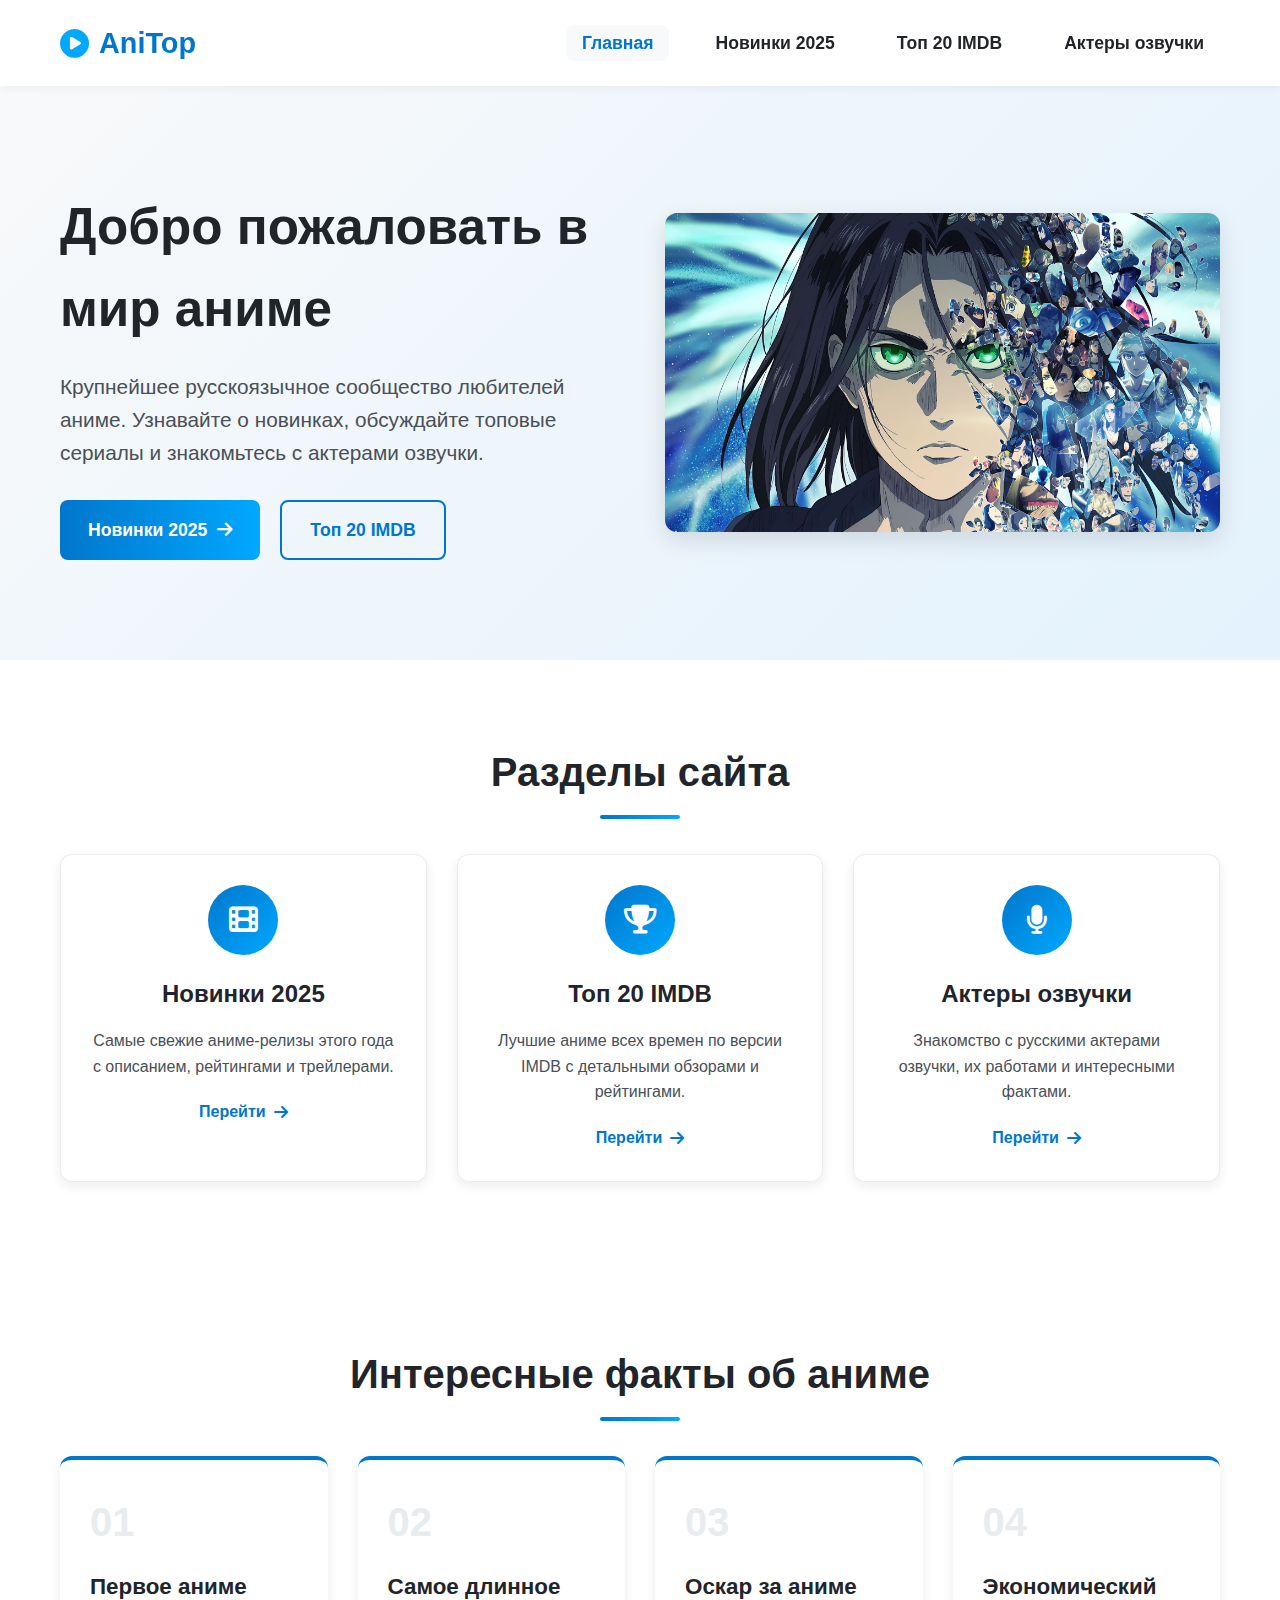
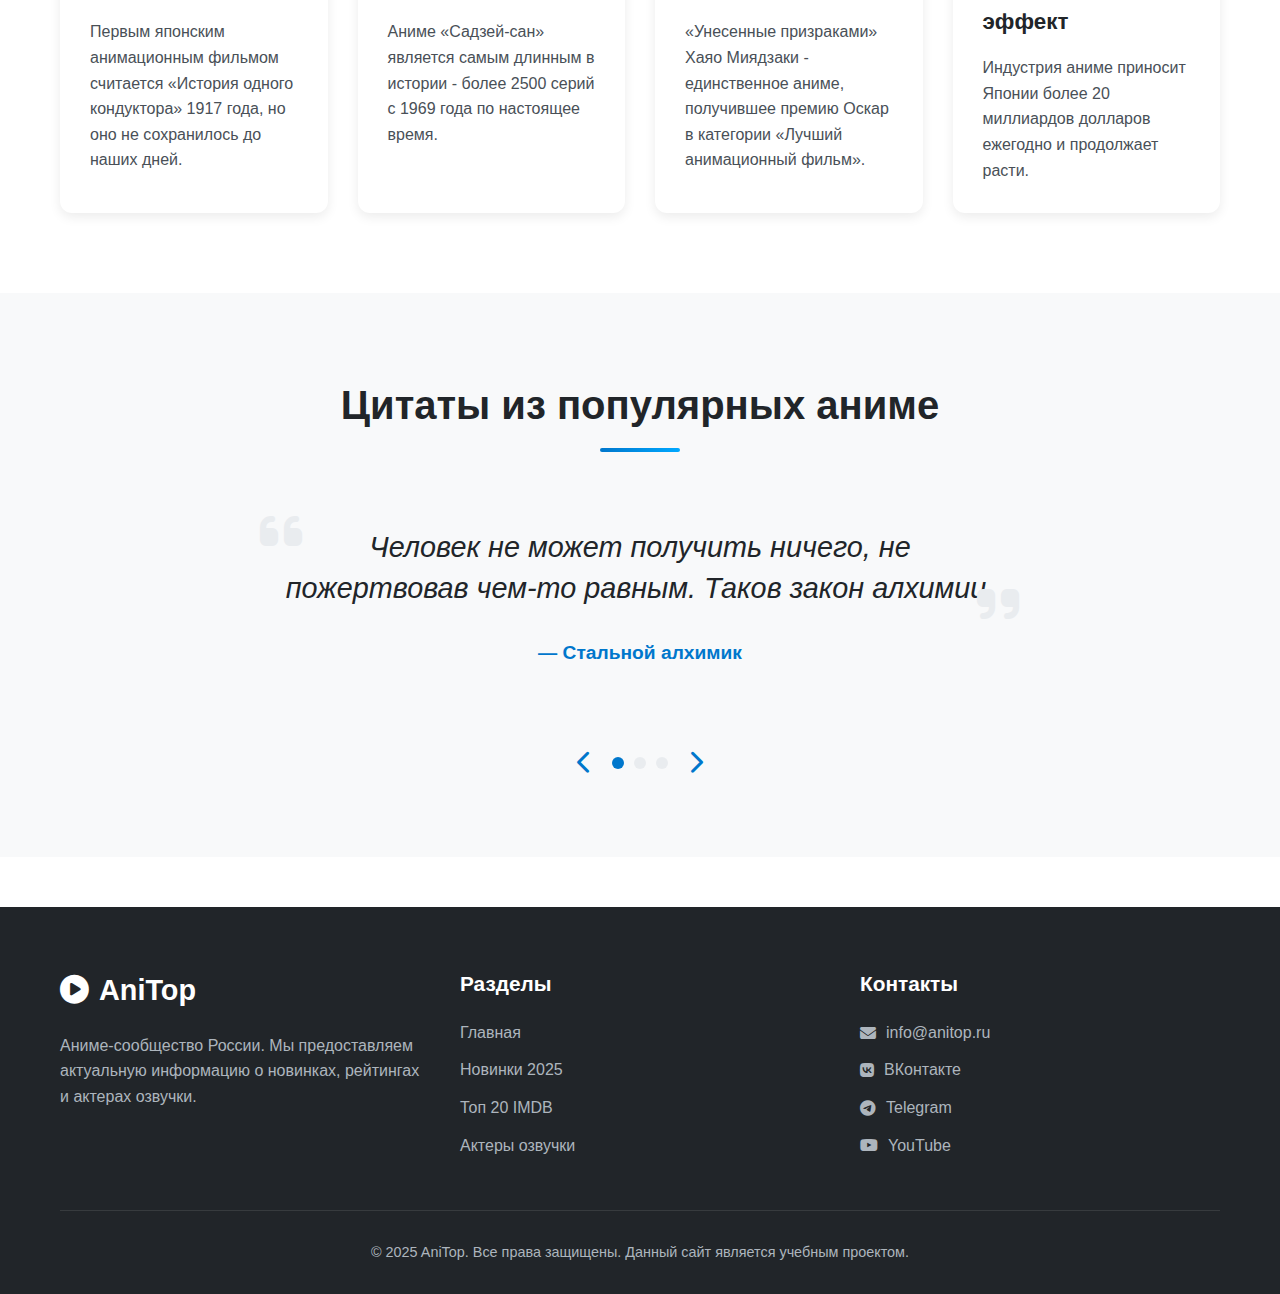
<file: index.html>
<!DOCTYPE html>
<html lang="ru">
<head>
    <meta charset="UTF-8">
    <meta name="viewport" content="width=device-width, initial-scale=1.0">
    <title>AniTop - Главная | Аниме сообщество</title>
    <link rel="stylesheet" href="css/style.css">
    <link rel="stylesheet" href="https://cdnjs.cloudflare.com/ajax/libs/font-awesome/6.4.0/css/all.min.css">
</head>
<body>
    <!-- Шапка -->
    <header>
        <div class="container header-content">
            <a href="index.html" class="logo">
                <i class="fas fa-play-circle"></i>
                <span>AniTop</span>
            </a>
            <button class="mobile-menu-btn" id="mobileMenuBtn">
                <i class="fas fa-bars"></i>
            </button>
            <nav>
                <ul id="navMenu">
                    <li><a href="../index.html" class="active">Главная</a></li>
                    <li><a href="../pages/novelties.html">Новинки 2025</a></li>
                    <li><a href="../pages/top-imdb.html">Топ 20 IMDB</a></li>
                    <li><a href="../pages/actors.html">Актеры озвучки</a></li>
                </ul>
            </nav>
        </div>
    </header>

    <!-- Герой секция -->
    <section class="hero">
        <div class="container">
            <div class="hero-content">
                <h1>Добро пожаловать в мир аниме</h1>
                <p>Крупнейшее русскоязычное сообщество любителей аниме. Узнавайте о новинках, обсуждайте топовые сериалы и знакомьтесь с актерами озвучки.</p>
                <div class="hero-buttons">
                    <a href="../pages/novelties.html" class="btn btn-primary">Новинки 2025 <i class="fas fa-arrow-right"></i></a>
                    <a href="../pages/top-imdb.html" class="btn btn-secondary">Топ 20 IMDB</a>
                </div>
            </div>
            <div class="hero-image">
                <img src=".//images/ATAKA.jpg" alt="Аниме герои">
            </div>
        </div>
    </section>

    <!-- Разделы сайта -->
    <section class="sections">
        <div class="container">
            <h2 class="section-title">Разделы сайта</h2>
            <div class="sections-grid">
                <div class="section-card">
                    <div class="section-icon">
                        <i class="fas fa-film"></i>
                    </div>
                    <h3>Новинки 2025</h3>
                    <p>Самые свежие аниме-релизы этого года с описанием, рейтингами и трейлерами.</p>
                    <a href="../pages/novelties.html" class="section-link">Перейти <i class="fas fa-arrow-right"></i></a>
                </div>
                <div class="section-card">
                    <div class="section-icon">
                        <i class="fas fa-trophy"></i>
                    </div>
                    <h3>Топ 20 IMDB</h3>
                    <p>Лучшие аниме всех времен по версии IMDB с детальными обзорами и рейтингами.</p>
                    <a href="../pages/top-imdb.html" class="section-link">Перейти <i class="fas fa-arrow-right"></i></a>
                </div>
                <div class="section-card">
                    <div class="section-icon">
                        <i class="fas fa-microphone"></i>
                    </div>
                    <h3>Актеры озвучки</h3>
                    <p>Знакомство с русскими актерами озвучки, их работами и интересными фактами.</p>
                    <a href="../pages/actors.html" class="section-link">Перейти <i class="fas fa-arrow-right"></i></a>
                </div>
            </div>
        </div>
    </section>

    <!-- Интересные факты -->
    <section class="facts">
        <div class="container">
            <h2 class="section-title">Интересные факты об аниме</h2>
            <div class="facts-grid">
                <div class="fact-card">
                    <div class="fact-number">01</div>
                    <h3>Первое аниме</h3>
                    <p>Первым японским анимационным фильмом считается «История одного кондуктора» 1917 года, но оно не сохранилось до наших дней.</p>
                </div>
                <div class="fact-card">
                    <div class="fact-number">02</div>
                    <h3>Самое длинное</h3>
                    <p>Аниме «Садзей-сан» является самым длинным в истории - более 2500 серий с 1969 года по настоящее время.</p>
                </div>
                <div class="fact-card">
                    <div class="fact-number">03</div>
                    <h3>Оскар за аниме</h3>
                    <p>«Унесенные призраками» Хаяо Миядзаки - единственное аниме, получившее премию Оскар в категории «Лучший анимационный фильм».</p>
                </div>
                <div class="fact-card">
                    <div class="fact-number">04</div>
                    <h3>Экономический эффект</h3>
                    <p>Индустрия аниме приносит Японии более 20 миллиардов долларов ежегодно и продолжает расти.</p>
                </div>
            </div>
        </div>
    </section>

    <!-- Цитаты -->
    <section class="quotes">
        <div class="container">
            <h2 class="section-title">Цитаты из популярных аниме</h2>
            <div class="quotes-slider">
                <div class="quote active">
                    <div class="quote-text">
                        <i class="fas fa-quote-left"></i>
                        <p>Человек не может получить ничего, не пожертвовав чем-то равным. Таков закон алхимии.</p>
                        <i class="fas fa-quote-right"></i>
                    </div>
                    <div class="quote-author">— Стальной алхимик</div>
                </div>
                <div class="quote">
                    <div class="quote-text">
                        <i class="fas fa-quote-left"></i>
                        <p>Если ты не готов измениться ради своей мечты, значит, она тебе не так уж и нужна.</p>
                        <i class="fas fa-quote-right"></i>
                    </div>
                    <div class="quote-author">— Наруто</div>
                </div>
                <div class="quote">
                    <div class="quote-text">
                        <i class="fas fa-quote-left"></i>
                        <p>Настоящая сила приходит не от победы. Твои испытания развивают твои сильные стороны.</p>
                        <i class="fas fa-quote-right"></i>
                    </div>
                    <div class="quote-author">— Ван-Пис</div>
                </div>
                <div class="quote-nav">
                    <button class="quote-prev"><i class="fas fa-chevron-left"></i></button>
                    <div class="quote-dots">
                        <span class="dot active"></span>
                        <span class="dot"></span>
                        <span class="dot"></span>
                    </div>
                    <button class="quote-next"><i class="fas fa-chevron-right"></i></button>
                </div>
            </div>
        </div>
    </section>

    <!-- Футер -->
    <footer>
        <div class="container">
            <div class="footer-content">
                <div class="footer-about">
                    <a href="../index.html" class="footer-logo">
                        <i class="fas fa-play-circle"></i>
                        <span>AniTop</span>
                    </a>
                    <p class="footer-description">Аниме-сообщество России. Мы предоставляем актуальную информацию о новинках, рейтингах и актерах озвучки.</p>
                </div>
                <div class="footer-links-container">
                    <h3 class="footer-title">Разделы</h3>
                    <ul class="footer-links">
                        <li><a href="../index.html">Главная</a></li>
                        <li><a href="../pages/novelties.html">Новинки 2025</a></li>
                        <li><a href="../pages/top-imdb.html">Топ 20 IMDB</a></li>
                        <li><a href="../pages/actors.html">Актеры озвучки</a></li>
                    </ul>
                </div>
                <div class="footer-links-container">
                    <h3 class="footer-title">Контакты</h3>
                    <ul class="footer-links">
                        <li><a href="mailto:info@anitop.ru"><i class="fas fa-envelope"></i> info@anitop.ru</a></li>
                        <li><a href="#"><i class="fab fa-vk"></i> ВКонтакте</a></li>
                        <li><a href="#"><i class="fab fa-telegram"></i> Telegram</a></li>
                        <li><a href="#"><i class="fab fa-youtube"></i> YouTube</a></li>
                    </ul>
                </div>
            </div>
            <div class="copyright">
                <p>&copy; 2025 AniTop. Все права защищены. Данный сайт является учебным проектом.</p>
            </div>
        </div>
    </footer>

    <script src="../js/script.js"></script>
    <script src="../js/utils.js"></script>
</body>
</html>
</file>
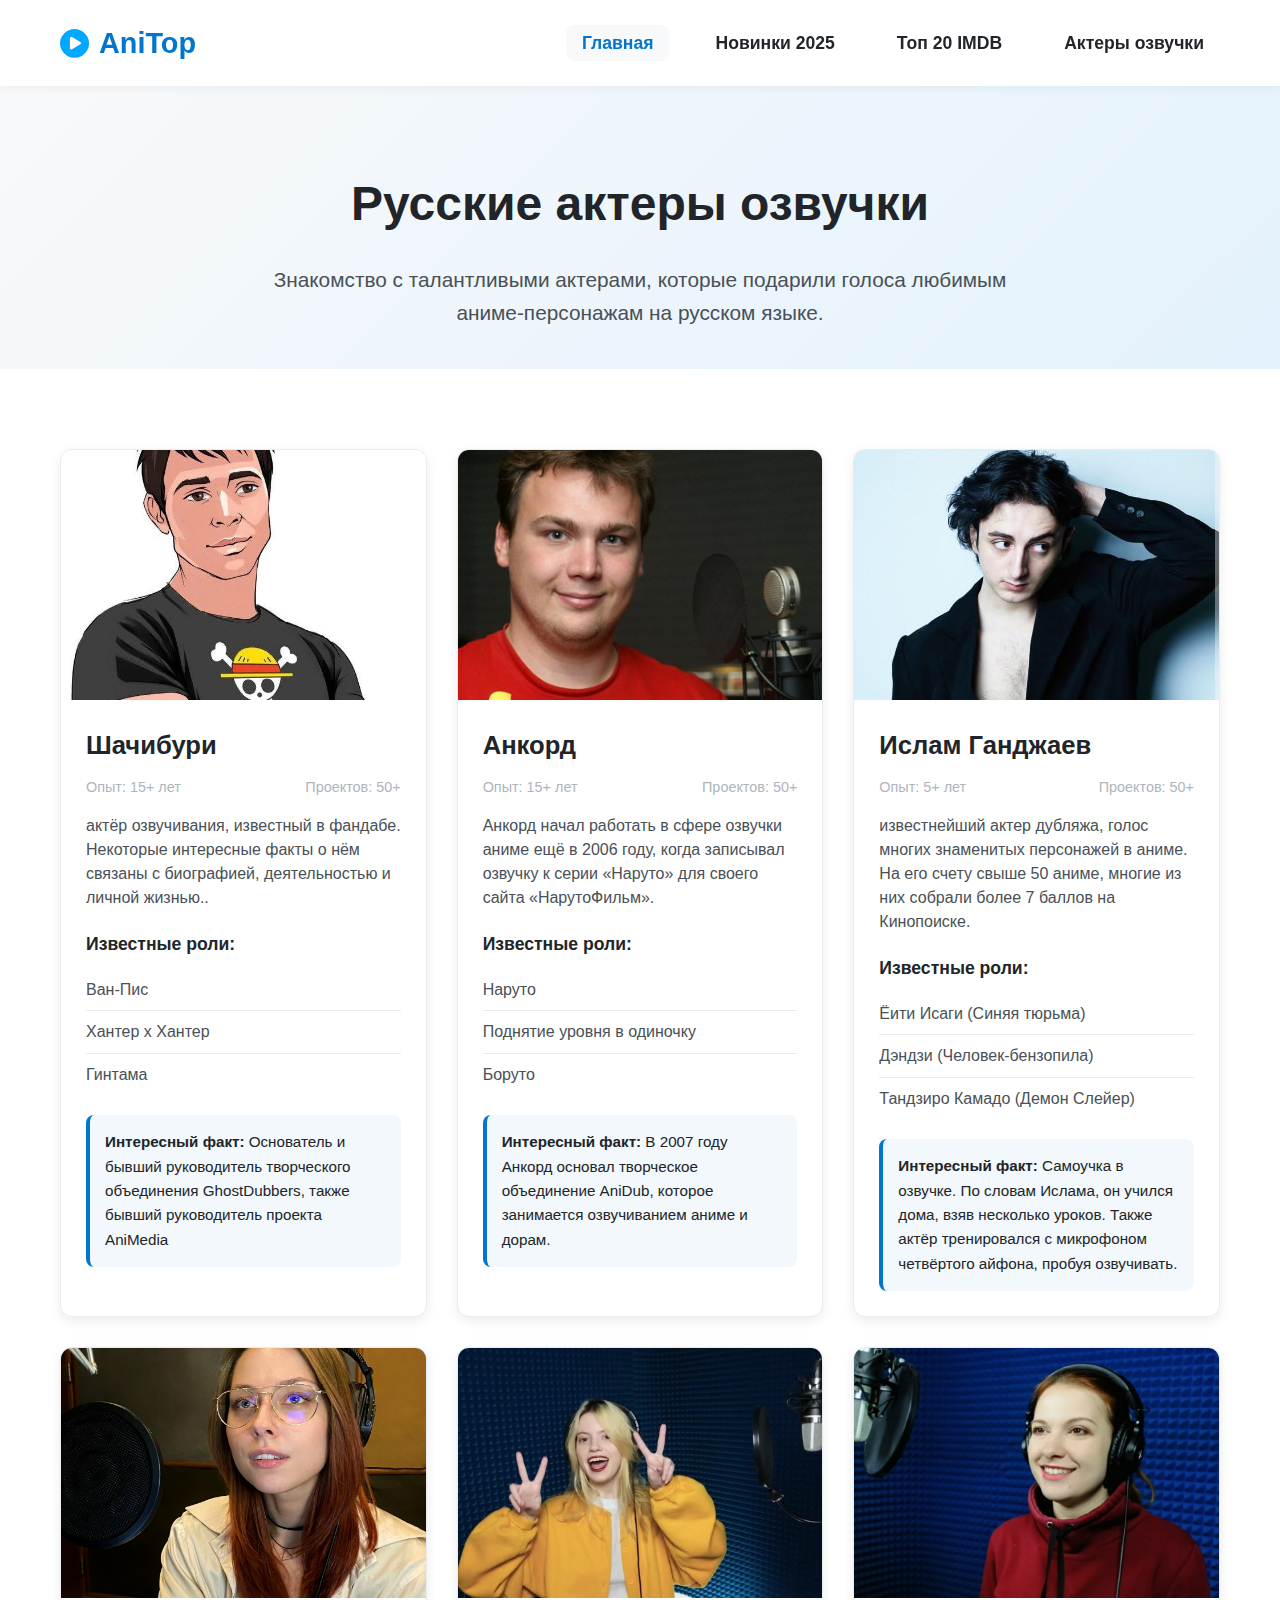
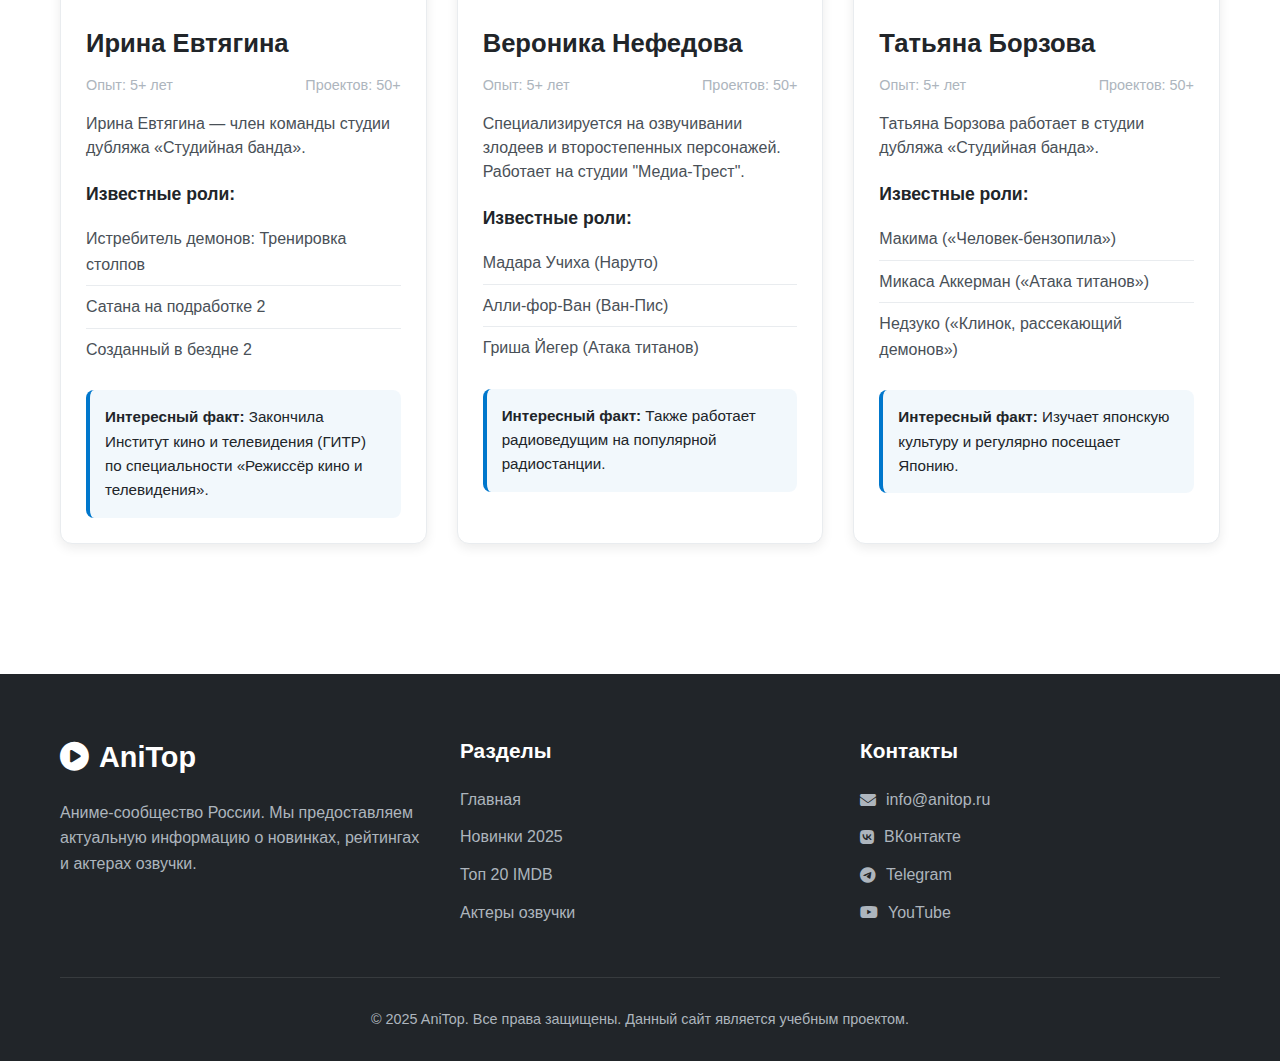
<file: pages/actors.html>
<!DOCTYPE html>
<html lang="ru">
<head>
    <meta charset="UTF-8">
    <meta name="viewport" content="width=device-width, initial-scale=1.0">
    <title>Актеры озвучки | AniTop</title>
    <link rel="stylesheet" href="../css/style.css">
    <link rel="stylesheet" href="https://cdnjs.cloudflare.com/ajax/libs/font-awesome/6.4.0/css/all.min.css">
</head>
<body>
    <header>
        <div class="container header-content">
            <a href="../index.html" class="logo">
                <i class="fas fa-play-circle"></i>
                <span>AniTop</span>
            </a>
            <button class="mobile-menu-btn" id="mobileMenuBtn">
                <i class="fas fa-bars"></i>
            </button>
            <nav>
                <ul id="navMenu">
                    <li><a href="../index.html" class="active">Главная</a></li>
                    <li><a href="../pages/novelties.html">Новинки 2025</a></li>
                    <li><a href="../pages/top-imdb.html">Топ 20 IMDB</a></li>
                    <li><a href="../pages/actors.html">Актеры озвучки</a></li>
                </ul>
            </nav>
        </div>
    </header>

    <section class="page-header">
        <div class="container">
            <h1>Русские актеры озвучки</h1>
            <p>Знакомство с талантливыми актерами, которые подарили голоса любимым аниме-персонажам на русском языке.</p>
        </div>
    </section>

    <section class="actors-list">
        <div class="container">
            <div class="actors-grid">
                <!-- Актер 1 -->
                <div class="actor-card">
                    <div class="actor-image">
                        <img src="../images/SHA.jpg" alt="Шачибури">
                    </div>
                    <div class="actor-content">
                        <h3 class="actor-name">Шачибури</h3>
                        <div class="actor-meta">
                            <span class="actor-experience">Опыт: 15+ лет</span>
                            <span class="actor-projects">Проектов: 50+</span>
                        </div>
                        <p class="actor-bio">актёр озвучивания, известный в фандабе. Некоторые интересные факты о нём связаны с биографией, деятельностью и личной жизнью..</p>
                        <div class="actor-roles">
                            <h4>Известные роли:</h4>
                            <ul>
                                <li>Ван-Пис</li>
                                <li>Хантер х Хантер</li>
                                <li>Гинтама</li>
                            </ul>
                        </div>
                        <div class="actor-fact">
                            <strong>Интересный факт:</strong> Основатель и бывший руководитель творческого объединения GhostDubbers, также бывший руководитель проекта AniMedia
                        </div>
                    </div>
                </div>
                
                <!-- Актер 2 -->
                <div class="actor-card">
                    <div class="actor-image">
                        <img src="../images/ANC.jpg" alt="Анкорд">
                    </div>
                    <div class="actor-content">
                        <h3 class="actor-name">Анкорд</h3>
                        <div class="actor-meta">
                            <span class="actor-experience">Опыт: 15+ лет</span>
                            <span class="actor-projects">Проектов: 50+</span>
                        </div>
                        <p class="actor-bio">Анкорд начал работать в сфере озвучки аниме ещё в 2006 году, когда записывал озвучку к серии «Наруто» для своего сайта «НарутоФильм». </p>
                        <div class="actor-roles">
                            <h4>Известные роли:</h4>
                            <ul>
                                <li>Наруто</li>
                                <li>Поднятие уровня в одиночку</li>
                                <li>Боруто</li>
                            </ul>
                        </div>
                        <div class="actor-fact">
                            <strong>Интересный факт:</strong> В 2007 году Анкорд основал творческое объединение AniDub, которое занимается озвучиванием аниме и дорам.
                        </div>
                    </div>
                </div>
                
                <!-- Актер 3 -->
                <div class="actor-card">
                    <div class="actor-image">
                        <img src="../images/AAAAAA.jpg" alt="Ислам Рафаилович Ганджаев">
                    </div>
                    <div class="actor-content">
                        <h3 class="actor-name">Ислам Ганджаев</h3>
                        <div class="actor-meta">
                            <span class="actor-experience">Опыт: 5+ лет</span>
                            <span class="actor-projects">Проектов: 50+</span>
                        </div>
                        <p class="actor-bio"> известнейший актер дубляжа, голос многих знаменитых персонажей в аниме. На его счету свыше 50 аниме, многие из них собрали более 7 баллов на Кинопоиске.</p>
                        <div class="actor-roles">
                            <h4>Известные роли:</h4>
                            <ul>
                                <li>Ёити Исаги (Синяя тюрьма)</li>
                                <li>Дэндзи (Человек-бензопила)</li>
                                <li>Тандзиро Камадо (Демон Слейер)</li>
                            </ul>
                        </div>
                        <div class="actor-fact">
                            <strong>Интересный факт:</strong> Самоучка в озвучке. По словам Ислама, он учился дома, взяв несколько уроков. Также актёр тренировался с микрофоном четвёртого айфона, пробуя озвучивать.
                        </div>
                    </div>
                </div>
                
                <!-- Актер 4 -->
                <div class="actor-card">
                    <div class="actor-image">
                        <img src="../images/IROCHKA.jpg" alt="Ирина Евтягина.">
                    </div>
                    <div class="actor-content">
                        <h3 class="actor-name">Ирина Евтягина</h3>
                        <div class="actor-meta">
                            <span class="actor-experience">Опыт: 5+ лет</span>
                            <span class="actor-projects">Проектов: 50+</span>
                        </div>
                        <p class="actor-bio">Ирина Евтягина — член команды студии дубляжа «Студийная банда».</p>
                        <div class="actor-roles">
                            <h4>Известные роли:</h4>
                            <ul>
                                <li>Истребитель демонов: Тренировка столпов</li>
                                <li>Сатана на подработке 2</li>
                                <li>Созданный в бездне 2</li>
                            </ul>
                        </div>
                        <div class="actor-fact">
                            <strong>Интересный факт:</strong> Закончила Институт кино и телевидения (ГИТР) по специальности «Режиссёр кино и телевидения».
                        </div>
                    </div>
                </div>
                
                <!-- Актер 5 -->
                <div class="actor-card">
                    <div class="actor-image">
                        <img src="../images/BUUUUUUUUUU.jpg" alt="Вероника Нефедова">
                    </div>
                    <div class="actor-content">
                        <h3 class="actor-name">Вероника Нефедова</h3>
                        <div class="actor-meta">
                            <span class="actor-experience">Опыт: 5+ лет</span>
                            <span class="actor-projects">Проектов: 50+</span>
                        </div>
                        <p class="actor-bio">Специализируется на озвучивании злодеев и второстепенных персонажей. Работает на студии "Медиа-Трест".</p>
                        <div class="actor-roles">
                            <h4>Известные роли:</h4>
                            <ul>
                                <li>Мадара Учиха (Наруто)</li>
                                <li>Алли-фор-Ван (Ван-Пис)</li>
                                <li>Гриша Йегер (Атака титанов)</li>
                            </ul>
                        </div>
                        <div class="actor-fact">
                            <strong>Интересный факт:</strong> Также работает радиоведущим на популярной радиостанции.
                        </div>
                    </div>
                </div>
                
                <!-- Актер 6 -->
                <div class="actor-card">
                    <div class="actor-image">
                        <img src="../images/TATAATATATAT.jpg" alt="Татьяна Борзова">
                    </div>
                    <div class="actor-content">
                        <h3 class="actor-name">Татьяна Борзова</h3>
                        <div class="actor-meta">
                            <span class="actor-experience">Опыт: 5+ лет</span>
                            <span class="actor-projects">Проектов: 50+</span>
                        </div>
                        <p class="actor-bio">Татьяна Борзова работает в студии дубляжа «Студийная банда».</p>
                        <div class="actor-roles">
                            <h4>Известные роли:</h4>
                            <ul>
                                <li>Макима («Человек-бензопила»)</li>
                                <li>Микаса Аккерман («Атака титанов»)</li>
                                <li>Недзуко («Клинок, рассекающий демонов»)</li>
                            </ul>
                        </div>
                        <div class="actor-fact">
                            <strong>Интересный факт:</strong> Изучает японскую культуру и регулярно посещает Японию.
                        </div>
                    </div>
                </div>
            </div>
        </div>
    </section>

    <footer>
        <div class="container">
            <div class="footer-content">
                <div class="footer-about">
                    <a href="../index.html" class="footer-logo">
                        <i class="fas fa-play-circle"></i>
                        <span>AniTop</span>
                    </a>
                    <p class="footer-description">Аниме-сообщество России. Мы предоставляем актуальную информацию о новинках, рейтингах и актерах озвучки.</p>
                </div>
                <div class="footer-links-container">
                    <h3 class="footer-title">Разделы</h3>
                    <ul class="footer-links">
                        <li><a href="../index.html">Главная</a></li>
                        <li><a href="../pages/novelties.html">Новинки 2025</a></li>
                        <li><a href="../pages/top-imdb.html">Топ 20 IMDB</a></li>
                        <li><a href="../pages/actors.html">Актеры озвучки</a></li>
                    </ul>
                </div>
                <div class="footer-links-container">
                    <h3 class="footer-title">Контакты</h3>
                    <ul class="footer-links">
                        <li><a href="mailto:info@anitop.ru"><i class="fas fa-envelope"></i> info@anitop.ru</a></li>
                        <li><a href="#"><i class="fab fa-vk"></i> ВКонтакте</a></li>
                        <li><a href="#"><i class="fab fa-telegram"></i> Telegram</a></li>
                        <li><a href="#"><i class="fab fa-youtube"></i> YouTube</a></li>
                    </ul>
                </div>
            </div>
            <div class="copyright">
                <p>&copy; 2025 AniTop. Все права защищены. Данный сайт является учебным проектом.</p>
            </div>
        </div>
    </footer>

    <script src="../js/utils.js"></script>
    <script src="../js/script.js"></script>
</body>
</html>
</file>
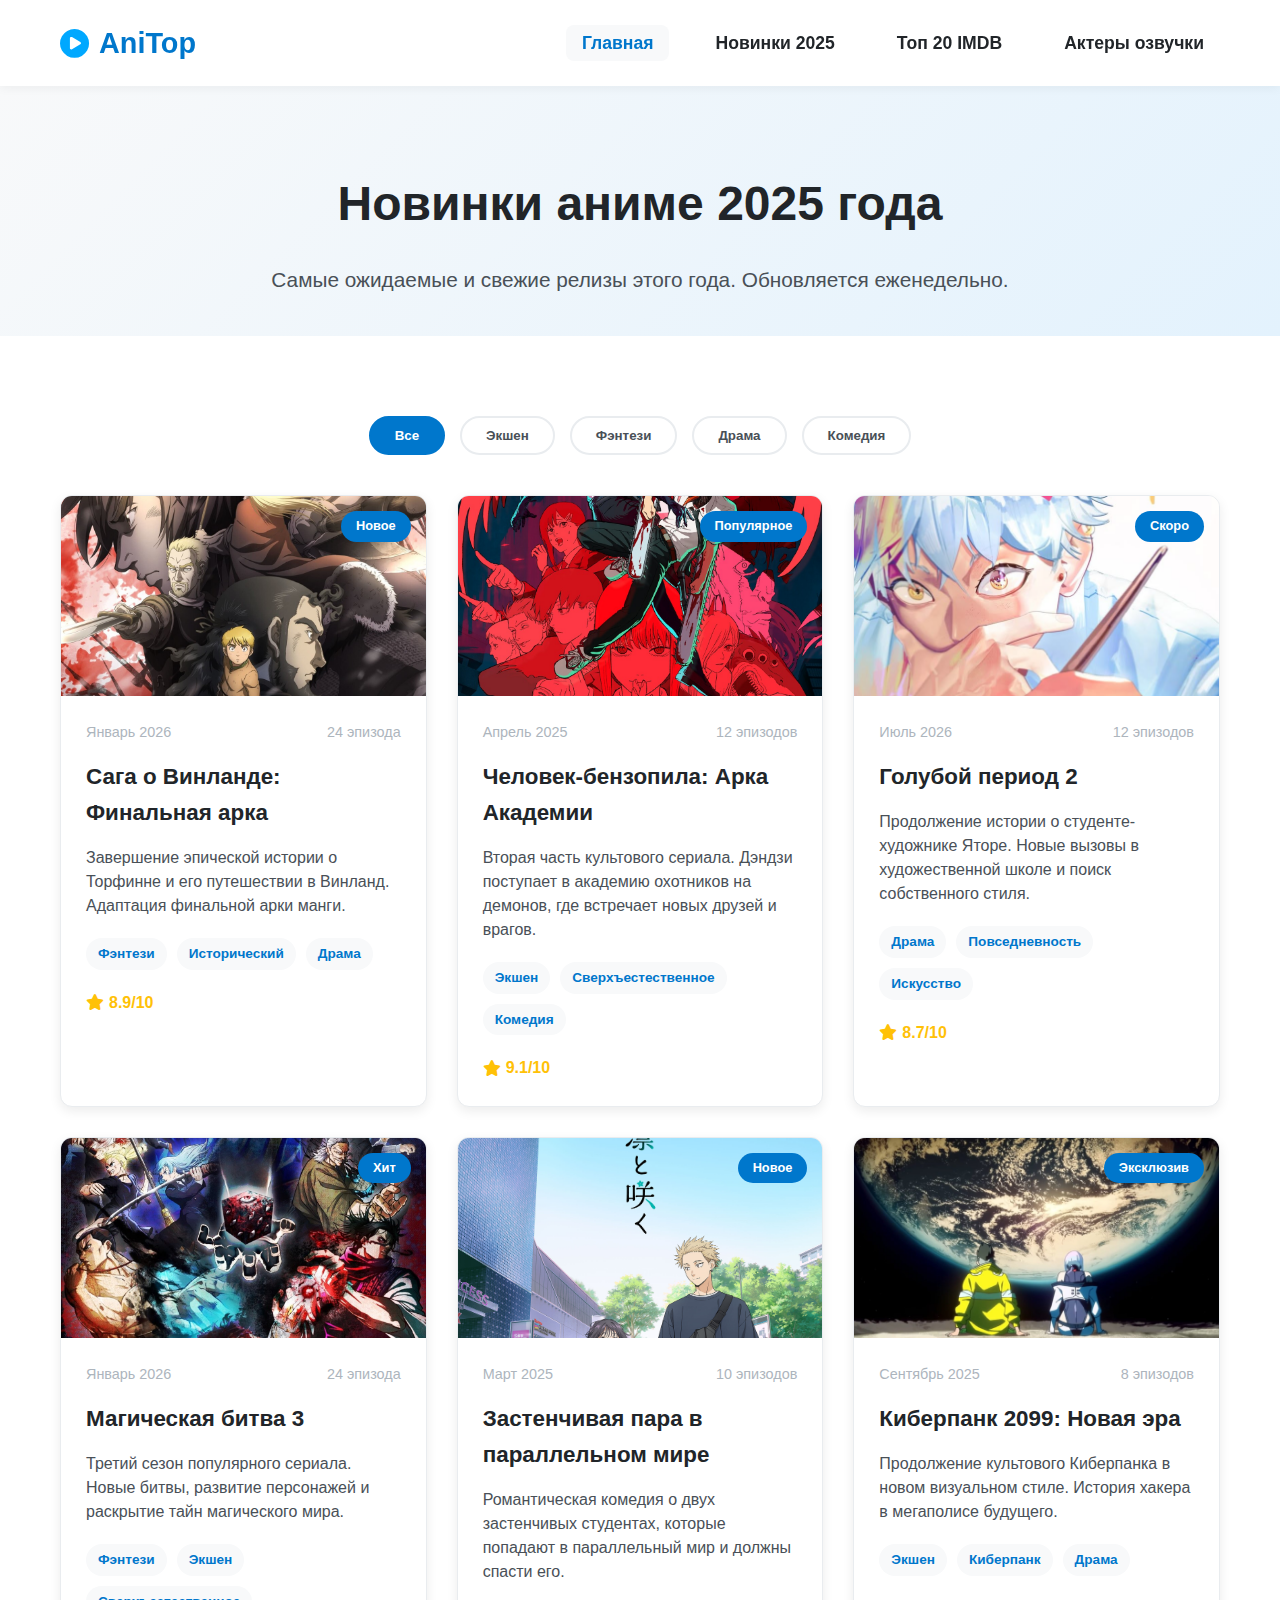
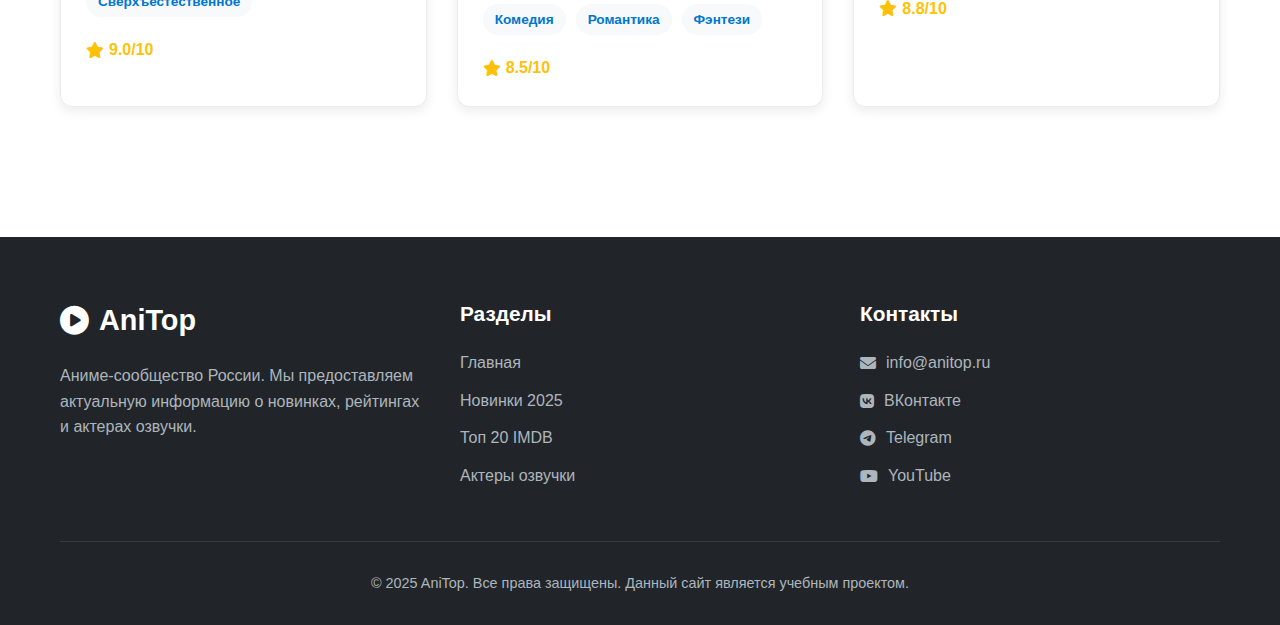
<file: pages/novelties.html>
<!DOCTYPE html>
<html lang="ru">
<head>
    <meta charset="UTF-8">
    <meta name="viewport" content="width=device-width, initial-scale=1.0">
    <title>Новинки аниме 2025 | AniTop</title>
    <link rel="stylesheet" href="../css/style.css">
    <link rel="stylesheet" href="https://cdnjs.cloudflare.com/ajax/libs/font-awesome/6.4.0/css/all.min.css">
</head>
<body>
    <header>
        <div class="container header-content">
            <a href="../index.html" class="logo">
                <i class="fas fa-play-circle"></i>
                <span>AniTop</span>
            </a>
            <button class="mobile-menu-btn" id="mobileMenuBtn">
                <i class="fas fa-bars"></i>
            </button>
            <nav>
                <ul id="navMenu">
                    <li><a href="../index.html" class="active">Главная</a></li>
                    <li><a href="../pages/novelties.html">Новинки 2025</a></li>
                    <li><a href="../pages/top-imdb.html">Топ 20 IMDB</a></li>
                    <li><a href="../pages/actors.html">Актеры озвучки</a></li>
                </ul>
            </nav>
        </div>
    </header>

    <section class="page-header">
        <div class="container">
            <h1>Новинки аниме 2025 года</h1>
            <p>Самые ожидаемые и свежие релизы этого года. Обновляется еженедельно.</p>
        </div>
    </section>

    <section class="novelties-list">
        <div class="container">
            <div class="filters">
                <button class="filter-btn active" data-filter="all">Все</button>
                <button class="filter-btn" data-filter="action">Экшен</button>
                <button class="filter-btn" data-filter="fantasy">Фэнтези</button>
                <button class="filter-btn" data-filter="drama">Драма</button>
                <button class="filter-btn" data-filter="comedy">Комедия</button>
            </div>
            
            <div class="novelties-grid">
                <!-- Новинка 1 -->
                <div class="novelty-card" data-category="fantasy">
                    <div class="novelty-image">
                        <img src="../images/SOB.jpg" alt="Сага о Винланде">
                        <span class="novelty-badge">Новое</span>
                    </div>
                    <div class="novelty-content">
                        <div class="novelty-meta">
                            <span class="novelty-date">Январь 2026</span>
                            <span class="novelty-episodes">24 эпизода</span>
                        </div>
                        <h3 class="novelty-title">Сага о Винланде: Финальная арка</h3>
                        <p class="novelty-description">Завершение эпической истории о Торфинне и его путешествии в Винланд. Адаптация финальной арки манги.</p>
                        <div class="novelty-tags">
                            <span class="tag">Фэнтези</span>
                            <span class="tag">Исторический</span>
                            <span class="tag">Драма</span>
                        </div>
                        <div class="novelty-rating">
                            <i class="fas fa-star"></i>
                            <span>8.9/10</span>
                        </div>
                    </div>
                </div>
                
                <!-- Новинка 2 -->
                <div class="novelty-card" data-category="action">
                    <div class="novelty-image">
                        <img src="../images/Ch.jpg" alt="Человек-бензопила Ризе">
                        <span class="novelty-badge">Популярное</span>
                    </div>
                    <div class="novelty-content">
                        <div class="novelty-meta">
                            <span class="novelty-date">Апрель 2025</span>
                            <span class="novelty-episodes">12 эпизодов</span>
                        </div>
                        <h3 class="novelty-title">Человек-бензопила: Арка Академии</h3>
                        <p class="novelty-description">Вторая часть культового сериала. Дэндзи поступает в академию охотников на демонов, где встречает новых друзей и врагов.</p>
                        <div class="novelty-tags">
                            <span class="tag">Экшен</span>
                            <span class="tag">Сверхъестественное</span>
                            <span class="tag">Комедия</span>
                        </div>
                        <div class="novelty-rating">
                            <i class="fas fa-star"></i>
                            <span>9.1/10</span>
                        </div>
                    </div>
                </div>
                
                <!-- Новинка 3 -->
                <div class="novelty-card" data-category="drama">
                    <div class="novelty-image">
                        <img src="../images/GOL.jpg" alt="Голубой период 2">
                        <span class="novelty-badge">Скоро</span>
                    </div>
                    <div class="novelty-content">
                        <div class="novelty-meta">
                            <span class="novelty-date">Июль 2026</span>
                            <span class="novelty-episodes">12 эпизодов</span>
                        </div>
                        <h3 class="novelty-title">Голубой период 2</h3>
                        <p class="novelty-description">Продолжение истории о студенте-художнике Яторе. Новые вызовы в художественной школе и поиск собственного стиля.</p>
                        <div class="novelty-tags">
                            <span class="tag">Драма</span>
                            <span class="tag">Повседневность</span>
                            <span class="tag">Искусство</span>
                        </div>
                        <div class="novelty-rating">
                            <i class="fas fa-star"></i>
                            <span>8.7/10</span>
                        </div>
                    </div>
                </div>
                
                <!-- Новинка 4 -->
                <div class="novelty-card" data-category="fantasy">
                    <div class="novelty-image">
                        <img src="../images/JJK.jpg" alt="Магическая битва 3">
                        <span class="novelty-badge">Хит</span>
                    </div>
                    <div class="novelty-content">
                        <div class="novelty-meta">
                            <span class="novelty-date">Январь 2026</span>
                            <span class="novelty-episodes">24 эпизода</span>
                        </div>
                        <h3 class="novelty-title">Магическая битва 3</h3>
                        <p class="novelty-description">Третий сезон популярного сериала. Новые битвы, развитие персонажей и раскрытие тайн магического мира.</p>
                        <div class="novelty-tags">
                            <span class="tag">Фэнтези</span>
                            <span class="tag">Экшен</span>
                            <span class="tag">Сверхъестественное</span>
                        </div>
                        <div class="novelty-rating">
                            <i class="fas fa-star"></i>
                            <span>9.0/10</span>
                        </div>
                    </div>
                </div>
                
                <!-- Новинка 5 -->
                <div class="novelty-card" data-category="comedy">
                    <div class="novelty-image">
                        <img src="../images/AKA.jpg" alt="Комедийное аниме">
                        <span class="novelty-badge">Новое</span>
                    </div>
                    <div class="novelty-content">
                        <div class="novelty-meta">
                            <span class="novelty-date">Март 2025</span>
                            <span class="novelty-episodes">10 эпизодов</span>
                        </div>
                        <h3 class="novelty-title">Застенчивая пара в параллельном мире</h3>
                        <p class="novelty-description">Романтическая комедия о двух застенчивых студентах, которые попадают в параллельный мир и должны спасти его.</p>
                        <div class="novelty-tags">
                            <span class="tag">Комедия</span>
                            <span class="tag">Романтика</span>
                            <span class="tag">Фэнтези</span>
                        </div>
                        <div class="novelty-rating">
                            <i class="fas fa-star"></i>
                            <span>8.5/10</span>
                        </div>
                    </div>
                </div>
                
                <!-- Новинка 6 -->
                <div class="novelty-card" data-category="action">
                    <div class="novelty-image">
                        <img src="../images/KIB.jpg" alt="Киберпанк 2099">
                        <span class="novelty-badge">Эксклюзив</span>
                    </div>
                    <div class="novelty-content">
                        <div class="novelty-meta">
                            <span class="novelty-date">Сентябрь 2025</span>
                            <span class="novelty-episodes">8 эпизодов</span>
                        </div>
                        <h3 class="novelty-title">Киберпанк 2099: Новая эра</h3>
                        <p class="novelty-description">Продолжение культового Киберпанка в новом визуальном стиле. История хакера в мегаполисе будущего.</p>
                        <div class="novelty-tags">
                            <span class="tag">Экшен</span>
                            <span class="tag">Киберпанк</span>
                            <span class="tag">Драма</span>
                        </div>
                        <div class="novelty-rating">
                            <i class="fas fa-star"></i>
                            <span>8.8/10</span>
                        </div>
                    </div>
                </div>
            </div>
        </div>
    </section>

    <footer>
        <div class="container">
            <div class="footer-content">
                <div class="footer-about">
                    <a href="../index.html" class="footer-logo">
                        <i class="fas fa-play-circle"></i>
                        <span>AniTop</span>
                    </a>
                    <p class="footer-description">Аниме-сообщество России. Мы предоставляем актуальную информацию о новинках, рейтингах и актерах озвучки.</p>
                </div>
                <div class="footer-links-container">
                    <h3 class="footer-title">Разделы</h3>
                    <ul class="footer-links">
                        <li><a href="../index.html">Главная</a></li>
                        <li><a href="../pages/novelties.html">Новинки 2025</a></li>
                        <li><a href="../pages/top-imdb.html">Топ 20 IMDB</a></li>
                        <li><a href="../pages/actors.html">Актеры озвучки</a></li>
                    </ul>
                </div>
                <div class="footer-links-container">
                    <h3 class="footer-title">Контакты</h3>
                    <ul class="footer-links">
                        <li><a href="mailto:info@anitop.ru"><i class="fas fa-envelope"></i> info@anitop.ru</a></li>
                        <li><a href="#"><i class="fab fa-vk"></i> ВКонтакте</a></li>
                        <li><a href="#"><i class="fab fa-telegram"></i> Telegram</a></li>
                        <li><a href="#"><i class="fab fa-youtube"></i> YouTube</a></li>
                    </ul>
                </div>
            </div>
            <div class="copyright">
                <p>&copy; 2025 AniTop. Все права защищены. Данный сайт является учебным проектом.</p>
            </div>
        </div>
    </footer>

    <script src="../js/script.js"></script>
    <script src="../js/utils.js"></script>
</body>
</html>
</file>
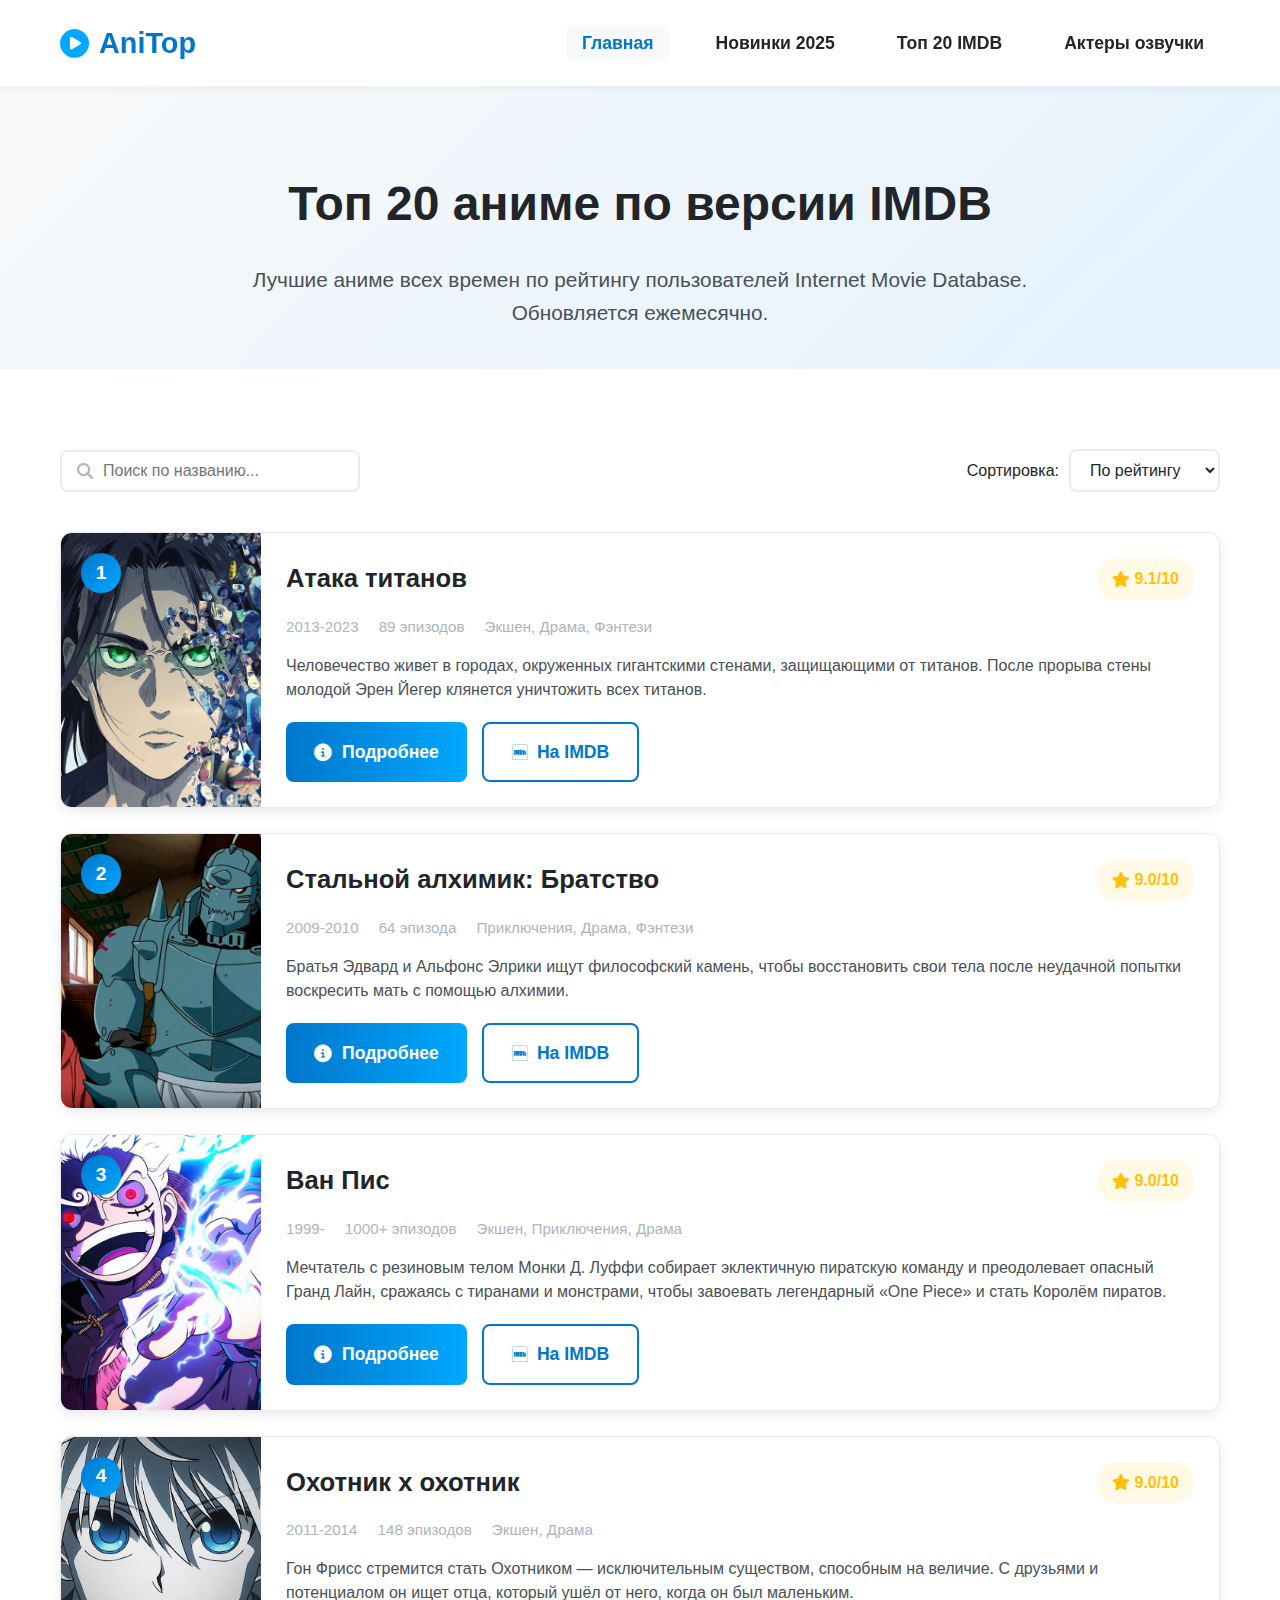
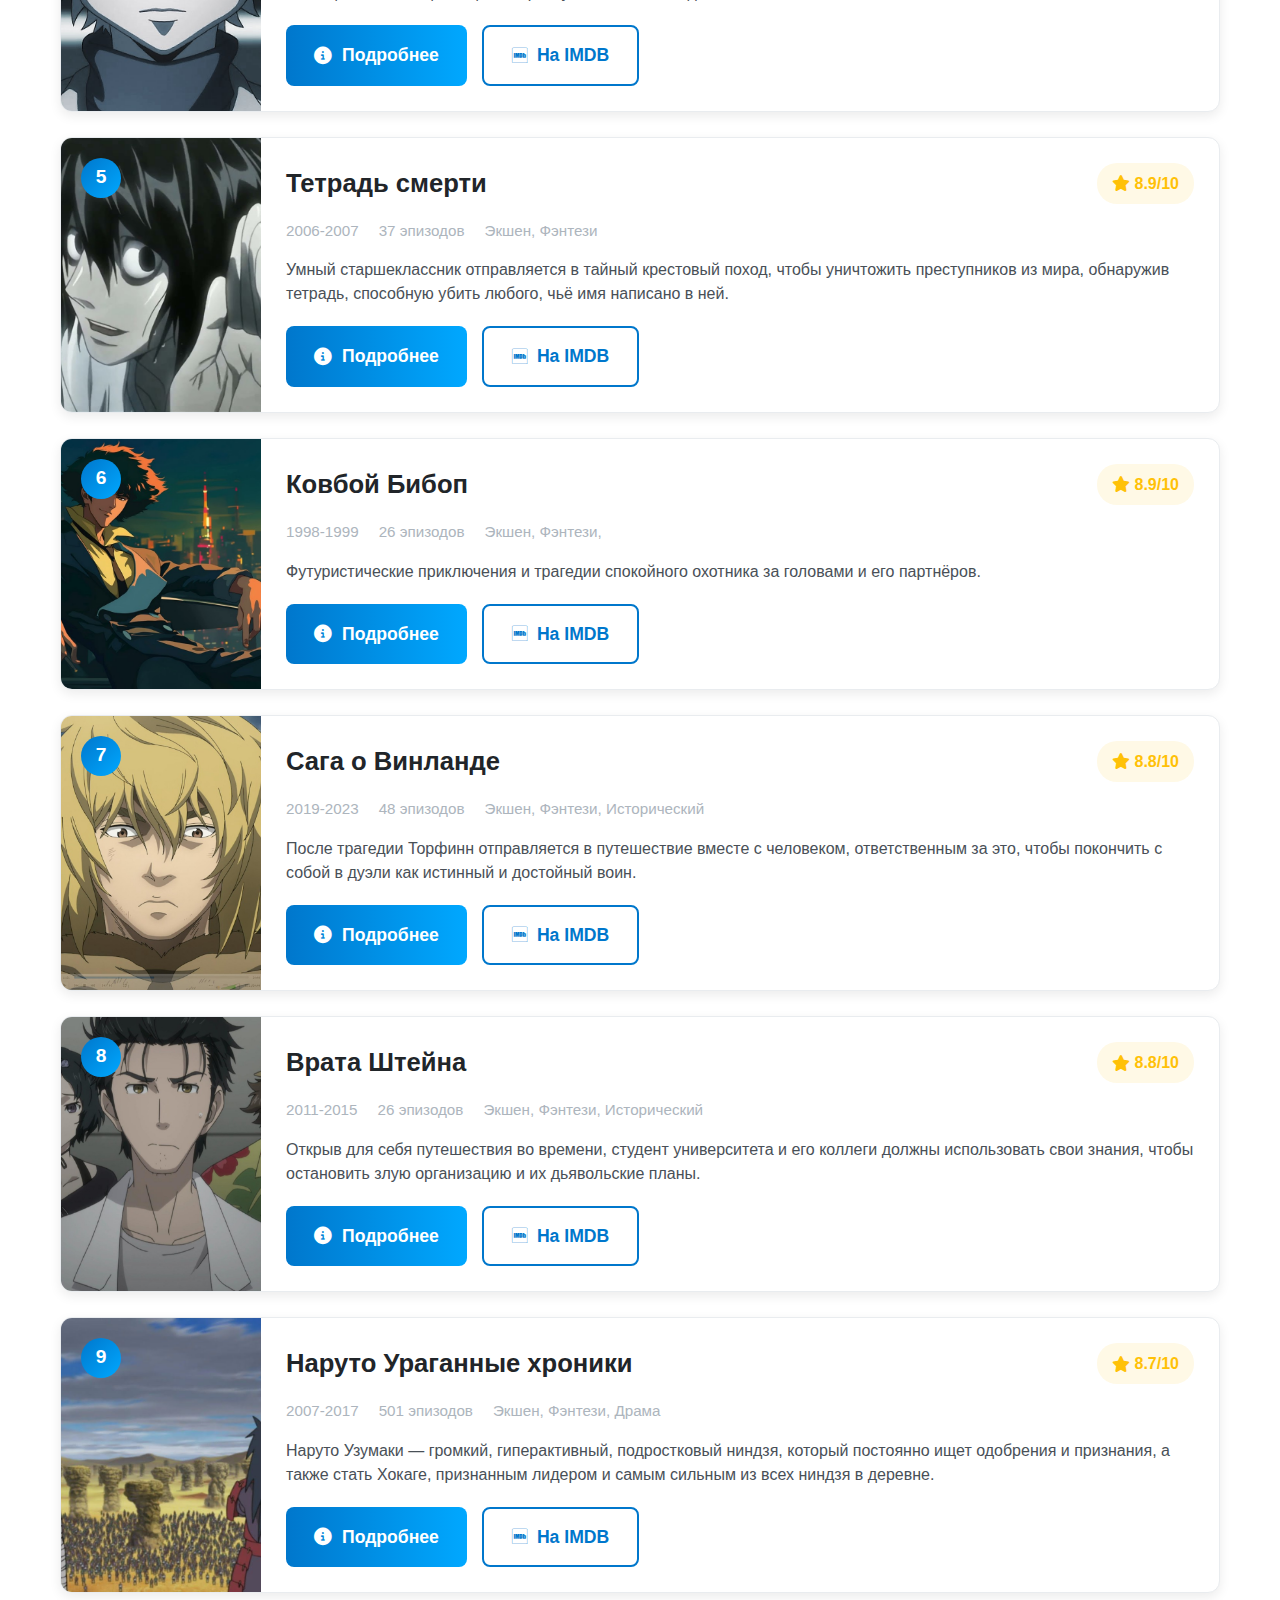
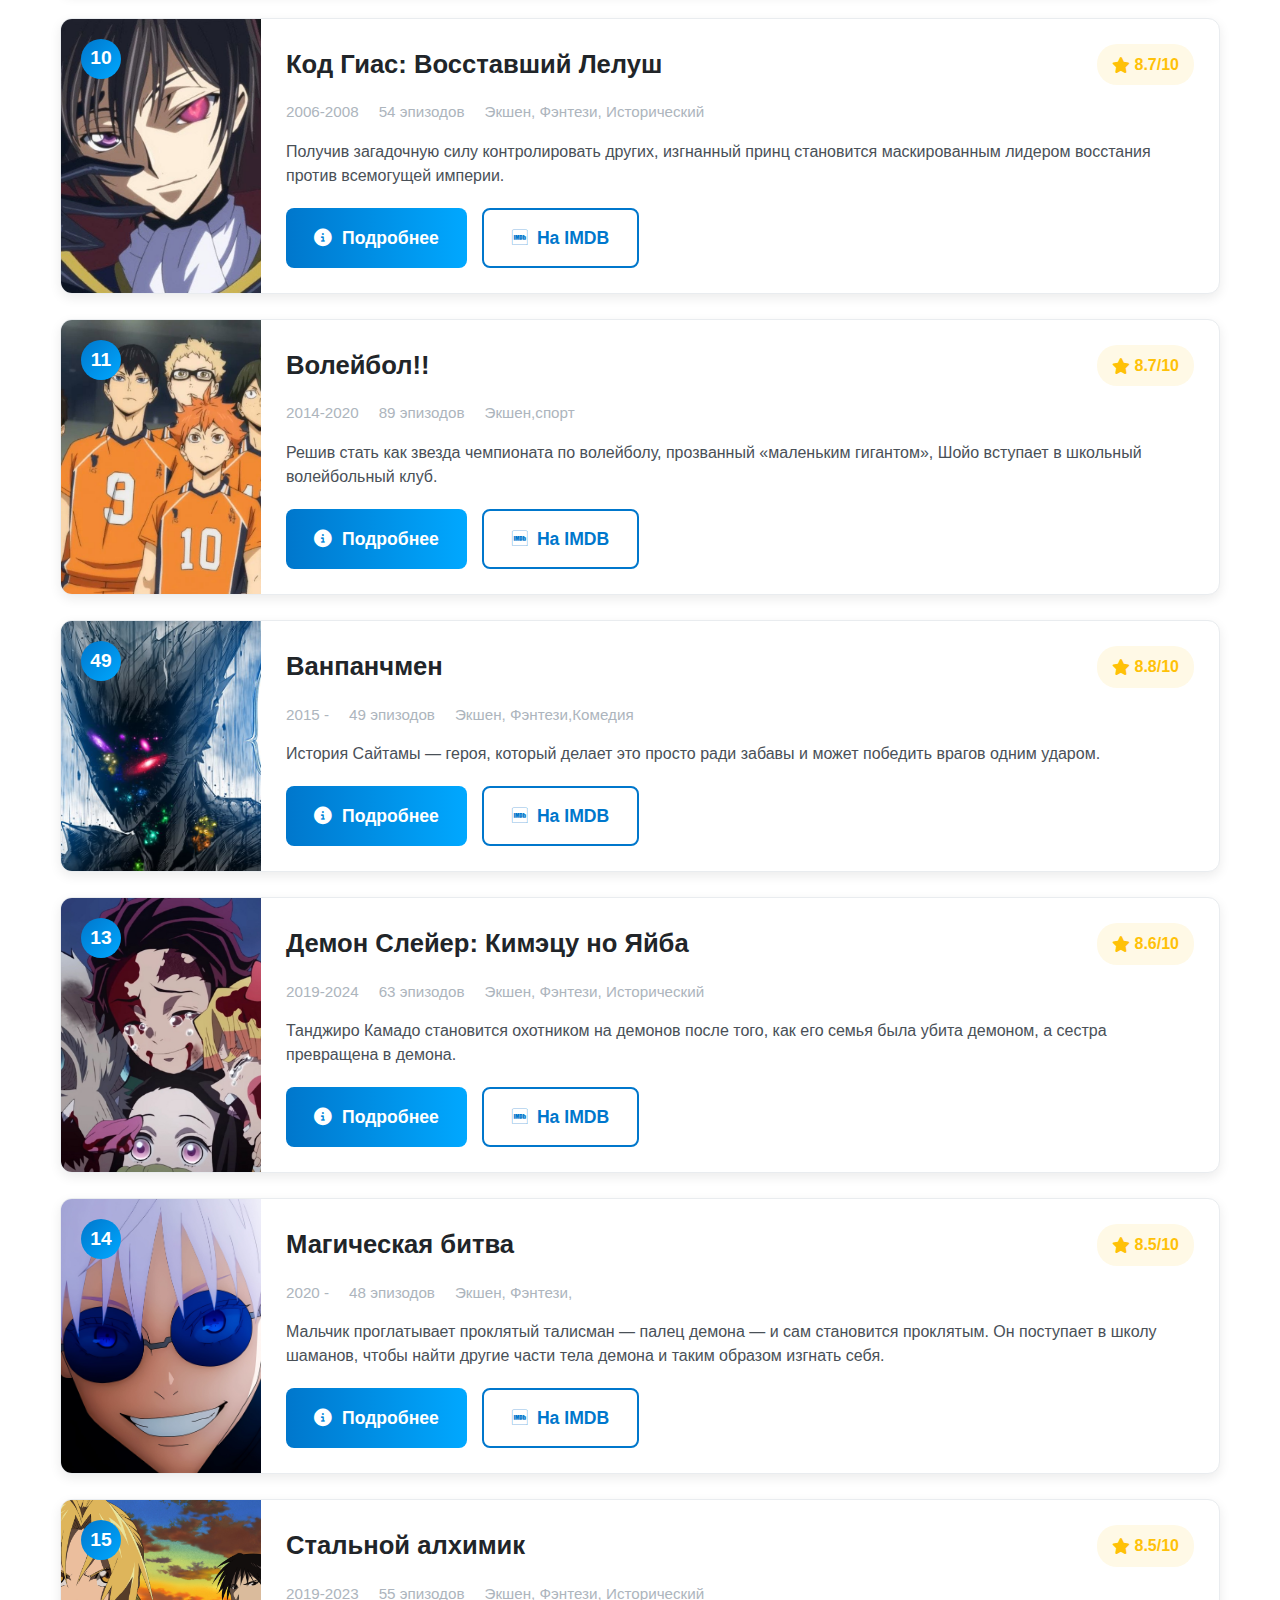
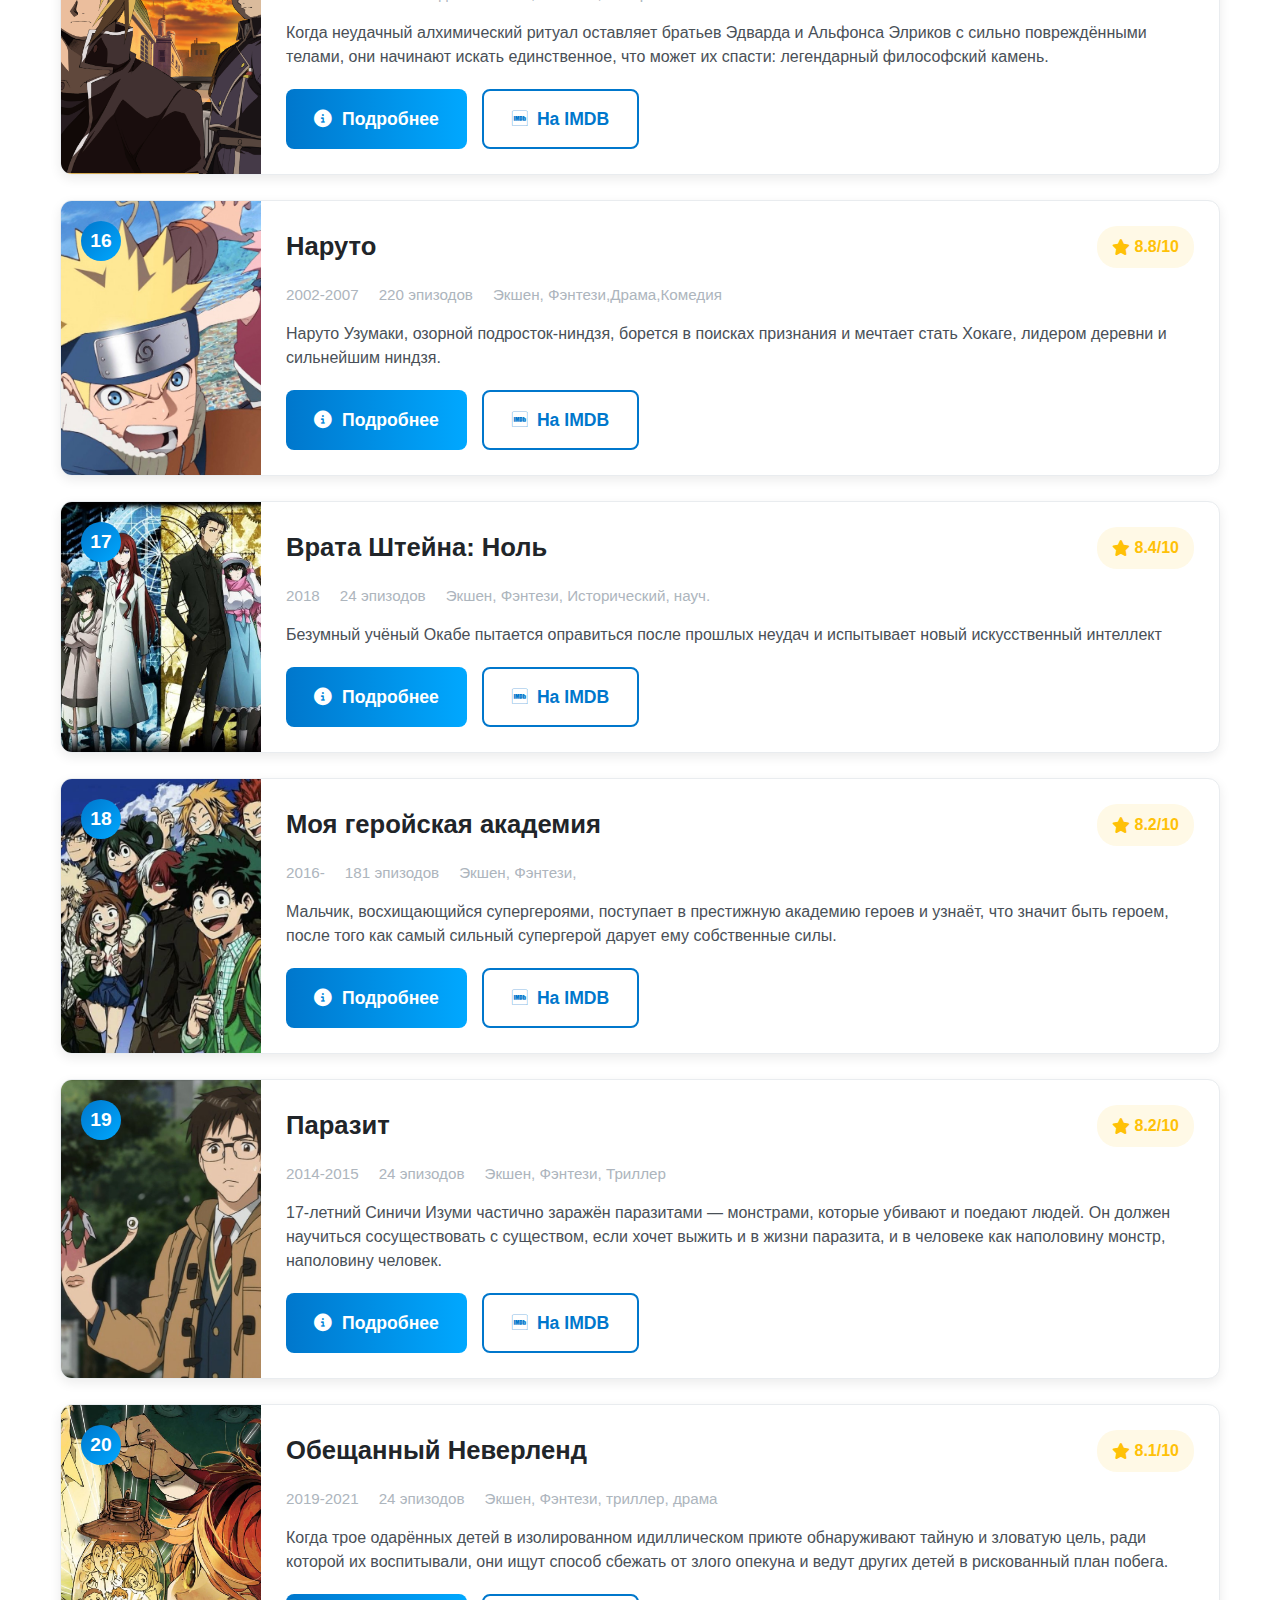
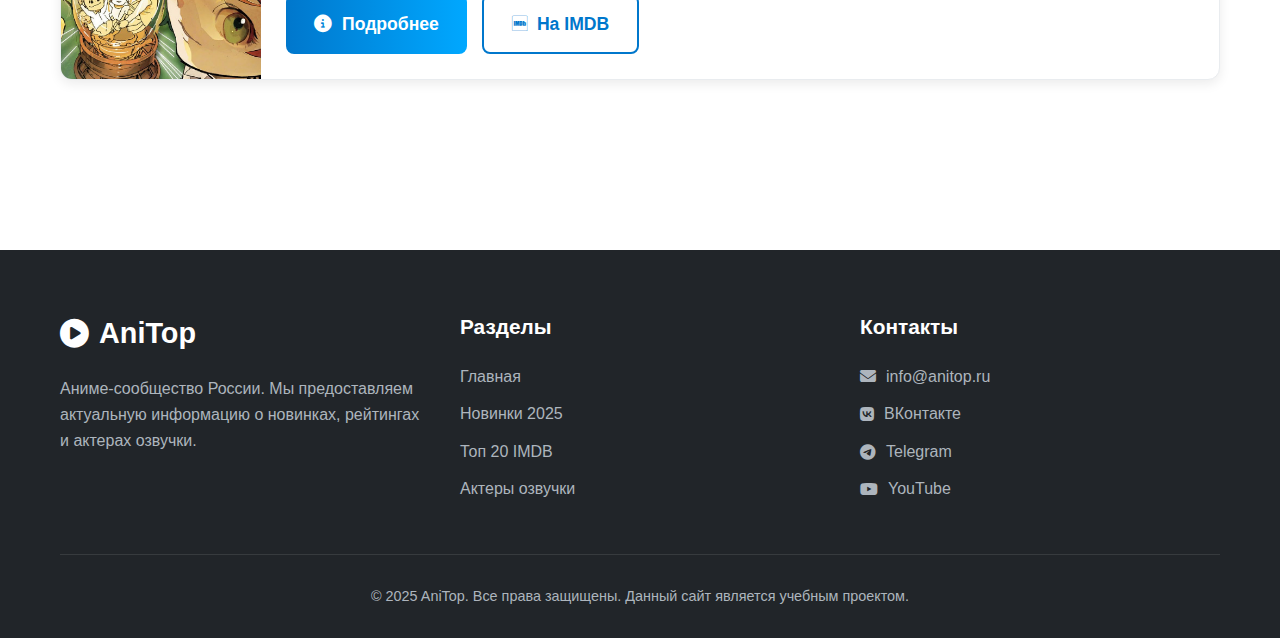
<file: pages/top-imdb.html>
<!DOCTYPE html>
<html lang="ru">
<head>
    <meta charset="UTF-8">
    <meta name="viewport" content="width=device-width, initial-scale=1.0">
    <title>Топ 20 аниме по версии IMDB | AniTop</title>
    <link rel="stylesheet" href="../css/style.css">
    <link rel="stylesheet" href="https://cdnjs.cloudflare.com/ajax/libs/font-awesome/6.4.0/css/all.min.css">
</head>
<body>
    <header>
        <div class="container header-content">
             <a href="../index.html" class="logo">
                <i class="fas fa-play-circle"></i>
                <span>AniTop</span>
            </a>
            <button class="mobile-menu-btn" id="mobileMenuBtn">
                <i class="fas fa-bars"></i>
            </button>
            <nav>
                <ul id="navMenu">
                    <li><a href="../index.html" class="active">Главная</a></li>
                    <li><a href="../pages/novelties.html">Новинки 2025</a></li>
                    <li><a href="../pages/top-imdb.html">Топ 20 IMDB</a></li>
                    <li><a href="../pages/actors.html">Актеры озвучки</a></li>
                </ul>
            </nav>
        </div>
    </header>

    <section class="page-header">
        <div class="container">
            <h1>Топ 20 аниме по версии IMDB</h1>
            <p>Лучшие аниме всех времен по рейтингу пользователей Internet Movie Database. Обновляется ежемесячно.</p>
        </div>
    </section>

    <section class="top-list">
        <div class="container">
            <div class="list-controls">
                <div class="search-box">
                    <i class="fas fa-search"></i>
                    <input type="text" id="searchInput" placeholder="Поиск по названию...">
                </div>
                <div class="sort-controls">
                    <span>Сортировка:</span>
                    <select id="sortSelect">
                        <option value="rating">По рейтингу</option>
                        <option value="name">По названию</option>
                        <option value="year">По году</option>
                    </select>
                </div>
            </div>
            
            <div class="top-items-container">
                <!-- Аниме 1 -->
                <div class="top-item" data-rating="9.1" data-year="2013" data-name="Атака титанов">
                    <div class="top-rank">1</div>
                    <div class="top-image">
                        <img src="../images/ATAKA.jpg" alt="Атака титанов">
                    </div>
                    <div class="top-content">
                        <div class="top-header">
                            <h3 class="top-title">Атака титанов</h3>
                            <div class="top-rating">
                                <i class="fas fa-star"></i>
                                <span>9.1/10</span>
                            </div>
                        </div>
                        <div class="top-meta">
                            <span class="top-year">2013-2023</span>
                            <span class="top-episodes">89 эпизодов</span>
                            <span class="top-genre">Экшен, Драма, Фэнтези</span>
                        </div>
                        <p class="top-description">Человечество живет в городах, окруженных гигантскими стенами, защищающими от титанов. После прорыва стены молодой Эрен Йегер клянется уничтожить всех титанов.</p>
                        <div class="top-buttons">
                            <a href="https://www.imdb.com/title/tt2560140/?ref_=ls_t_1" class="btn btn-primary"><i class="fas fa-info-circle"></i> Подробнее</a>
                            <a href="https://www.imdb.com/list/ls086897992/?sort=user_rating%2Cdesc" target="_blank" class="btn btn-secondary"><i class="fab fa-imdb"></i> На IMDB</a>
                        </div>
                    </div>
                </div>
                
                <!-- Аниме 2 -->
                <div class="top-item" data-rating="9.0" data-year="2009" data-name="Стальной алхимик: Братство">
                    <div class="top-rank">2</div>
                    <div class="top-image">
                        <img src="../images/STAL.jpg" alt="Стальной алхимик">
                    </div>
                    <div class="top-content">
                        <div class="top-header">
                            <h3 class="top-title">Стальной алхимик: Братство</h3>
                            <div class="top-rating">
                                <i class="fas fa-star"></i>
                                <span>9.0/10</span>
                            </div>
                        </div>
                        <div class="top-meta">
                            <span class="top-year">2009-2010</span>
                            <span class="top-episodes">64 эпизода</span>
                            <span class="top-genre">Приключения, Драма, Фэнтези</span>
                        </div>
                        <p class="top-description">Братья Эдвард и Альфонс Элрики ищут философский камень, чтобы восстановить свои тела после неудачной попытки воскресить мать с помощью алхимии.</p>
                        <div class="top-buttons">
                            <a href="https://www.imdb.com/title/tt1355642/?ref_=ls_t_2" class="btn btn-primary"><i class="fas fa-info-circle"></i> Подробнее</a>
                            <a href="https://www.imdb.com/list/ls086897992/?sort=user_rating%2Cdesc" target="_blank" class="btn btn-secondary"><i class="fab fa-imdb"></i> На IMDB</a>
                        </div>
                    </div>
                </div>
                
                <!-- Аниме 3 -->
                <div class="top-item" data-rating="9.0" data-year="1999" data-name="Ван-Пис">
                    <div class="top-rank">3</div>
                    <div class="top-image">
                        <img src="../images/LUFF.jpg" alt="Ван-Пис">
                    </div>
                    <div class="top-content">
                        <div class="top-header">
                            <h3 class="top-title">Ван Пис</h3>
                            <div class="top-rating">
                                <i class="fas fa-star"></i>
                                <span>9.0/10</span>
                            </div>
                        </div>
                        <div class="top-meta">
                            <span class="top-year">1999-</span>
                            <span class="top-episodes">1000+ эпизодов</span>
                            <span class="top-genre">Экшен, Приключения, Драма</span>
                        </div>
                        <p class="top-description">Мечтатель с резиновым телом Монки Д. Луффи собирает эклектичную пиратскую команду и преодолевает опасный Гранд Лайн, сражаясь с тиранами и монстрами, чтобы завоевать легендарный «One Piece» и стать Королём пиратов.</p>
                        <div class="top-buttons">
                            <a href="https://www.imdb.com/title/tt0388629/?ref_=ls_t_3" class="btn btn-primary"><i class="fas fa-info-circle"></i> Подробнее</a>
                            <a href="https://www.imdb.com/list/ls086897992/?sort=user_rating%2Cdesc" target="_blank" class="btn btn-secondary"><i class="fab fa-imdb"></i> На IMDB</a>
                        </div>
                    </div>
                </div>
                
                <!-- Аниме 4 -->
                <div class="top-item" data-rating="9.0" data-year="2006" data-name="Охотник х Охотник">
                    <div class="top-rank">4</div>
                    <div class="top-image">
                        <img src="../images/XANT.jpg" alt="Охотник х Охотник">
                    </div>
                    <div class="top-content">
                        <div class="top-header">
                            <h3 class="top-title">Охотник х охотник</h3>
                            <div class="top-rating">
                                <i class="fas fa-star"></i>
                                <span>9.0/10</span>
                            </div>
                        </div>
                        <div class="top-meta">
                            <span class="top-year">2011-2014</span>
                            <span class="top-episodes">148 эпизодов</span>
                            <span class="top-genre">Экшен, Драма</span>
                        </div>
                        <p class="top-description">Гон Фрисс стремится стать Охотником — исключительным существом, способным на величие. С друзьями и потенциалом он ищет отца, который ушёл от него, когда он был маленьким.</p>
                        <div class="top-buttons">
                            <a href="https://www.imdb.com/title/tt2098220/?ref_=ls_t_4" class="btn btn-primary"><i class="fas fa-info-circle"></i> Подробнее</a>
                            <a href="https://www.imdb.com/list/ls086897992/?sort=user_rating%2Cdesc" target="_blank" class="btn btn-secondary"><i class="fab fa-imdb"></i> На IMDB</a>
                        </div>
                    </div>
                </div>
                
                <!-- Аниме 5 -->
                <div class="top-item" data-rating="8.9" data-year="2006" data-name="Тетрадь смерти">
                    <div class="top-rank">5</div>
                    <div class="top-image">
                        <img src="../images/L.jpg" alt="Тетрадь смерти">
                    </div>
                    <div class="top-content">
                        <div class="top-header">
                            <h3 class="top-title">Тетрадь смерти</h3>
                            <div class="top-rating">
                                <i class="fas fa-star"></i>
                                <span>8.9/10</span>
                            </div>
                        </div>
                        <div class="top-meta">
                            <span class="top-year">2006-2007</span>
                            <span class="top-episodes">37 эпизодов</span>
                            <span class="top-genre">Экшен, Фэнтези</span>
                        </div>
                        <p class="top-description">Умный старшеклассник отправляется в тайный крестовый поход, чтобы уничтожить преступников из мира, обнаружив тетрадь, способную убить любого, чьё имя написано в ней.</p>
                        <div class="top-buttons">
                            <a href="https://www.imdb.com/title/tt0877057/?ref_=ls_t_5" class="btn btn-primary"><i class="fas fa-info-circle"></i> Подробнее</a>
                            <a href="https://www.imdb.com/list/ls086897992/?sort=user_rating%2Cdesc" target="_blank" class="btn btn-secondary"><i class="fab fa-imdb"></i> На IMDB</a>
                        </div>
                    </div>
                </div>
                                <!-- Аниме 6 -->
                <div class="top-item" data-rating="8.9" data-year="1998" data-name="Ковбой Бибоп">
                    <div class="top-rank">6</div>
                    <div class="top-image">
                        <img src="../images/COWB.jpg" alt="Ковбой Бибоп">
                    </div>
                    <div class="top-content">
                        <div class="top-header">
                            <h3 class="top-title">Ковбой Бибоп</h3>
                            <div class="top-rating">
                                <i class="fas fa-star"></i>
                                <span>8.9/10</span>
                            </div>
                        </div>
                        <div class="top-meta">
                            <span class="top-year">1998-1999</span>
                            <span class="top-episodes">26 эпизодов</span>
                            <span class="top-genre">Экшен, Фэнтези, </span>
                        </div>
                        <p class="top-description">Футуристические приключения и трагедии спокойного охотника за головами и его партнёров.</p>
                        <div class="top-buttons">
                            <a href="https://www.imdb.com/title/tt0213338/?ref_=ls_t_6" class="btn btn-primary"><i class="fas fa-info-circle"></i> Подробнее</a>
                            <a href="https://www.imdb.com/list/ls086897992/?sort=user_rating%2Cdesc" target="_blank" class="btn btn-secondary"><i class="fab fa-imdb"></i> На IMDB</a>
                        </div>
                    </div>
                </div>
                                <!-- Аниме 7 -->
                <div class="top-item" data-rating="8.8" data-year="2019" data-name="Сага о Винланде">
                    <div class="top-rank">7</div>
                    <div class="top-image">
                        <img src="../images/TORFHIN.jpg" alt="Сага о Винланде">
                    </div>
                    <div class="top-content">
                        <div class="top-header">
                            <h3 class="top-title">Сага о Винланде</h3>
                            <div class="top-rating">
                                <i class="fas fa-star"></i>
                                <span>8.8/10</span>
                            </div>
                        </div>
                        <div class="top-meta">
                            <span class="top-year">2019-2023</span>
                            <span class="top-episodes">48 эпизодов</span>
                            <span class="top-genre">Экшен, Фэнтези, Исторический</span>
                        </div>
                        <p class="top-description">После трагедии Торфинн отправляется в путешествие вместе с человеком, ответственным за это, чтобы покончить с собой в дуэли как истинный и достойный воин.</p>
                        <div class="top-buttons">
                            <a href="https://www.imdb.com/title/tt0213338/?ref_=ls_t_6" class="btn btn-primary"><i class="fas fa-info-circle"></i> Подробнее</a>
                            <a href="https://www.imdb.com/list/ls086897992/?sort=user_rating%2Cdesc" target="_blank" class="btn btn-secondary"><i class="fab fa-imdb"></i> На IMDB</a>
                        </div>
                    </div>
                </div>
                                <!-- Аниме 8 -->
                <div class="top-item" data-rating="8.8" data-year="2011" data-name="Врата Штейна">
                    <div class="top-rank">8</div>
                    <div class="top-image">
                        <img src="../images/VRAT.jpg" alt="Врата Штейна">
                    </div>
                    <div class="top-content">
                        <div class="top-header">
                            <h3 class="top-title">Врата Штейна</h3>
                            <div class="top-rating">
                                <i class="fas fa-star"></i>
                                <span>8.8/10</span>
                            </div>
                        </div>
                        <div class="top-meta">
                            <span class="top-year">2011-2015</span>
                            <span class="top-episodes">26 эпизодов</span>
                            <span class="top-genre">Экшен, Фэнтези, Исторический</span>
                        </div>
                        <p class="top-description">Открыв для себя путешествия во времени, студент университета и его коллеги должны использовать свои знания, чтобы остановить злую организацию и их дьявольские планы.</p>
                        <div class="top-buttons">
                            <a href="https://www.imdb.com/title/tt1910272/?ref_=ls_t_8" class="btn btn-primary"><i class="fas fa-info-circle"></i> Подробнее</a>
                            <a href="https://www.imdb.com/list/ls086897992/?sort=user_rating%2Cdesc" target="_blank" class="btn btn-secondary"><i class="fab fa-imdb"></i> На IMDB</a>
                        </div>
                    </div>
                </div>
                                <!-- Аниме 9 -->
                <div class="top-item" data-rating="8.7" data-year="2007" data-name="Наруто Ураганные хроники">
                    <div class="top-rank">9</div>
                    <div class="top-image">
                        <img src="../images/MADARA.jpg" alt="Наруто Ураганные хроники">
                    </div>
                    <div class="top-content">
                        <div class="top-header">
                            <h3 class="top-title">Наруто Ураганные хроники</h3>
                            <div class="top-rating">
                                <i class="fas fa-star"></i>
                                <span>8.7/10</span>
                            </div>
                        </div>
                        <div class="top-meta">
                            <span class="top-year">2007-2017</span>
                            <span class="top-episodes">501 эпизодов</span>
                            <span class="top-genre">Экшен, Фэнтези, Драма</span>
                        </div>
                        <p class="top-description">Наруто Узумаки — громкий, гиперактивный, подростковый ниндзя, который постоянно ищет одобрения и признания, а также стать Хокаге, признанным лидером и самым сильным из всех ниндзя в деревне.</p>
                        <div class="top-buttons">
                            <a href="https://www.imdb.com/title/tt0988824/?ref_=ls_t_9" class="btn btn-primary"><i class="fas fa-info-circle"></i> Подробнее</a>
                            <a href="https://www.imdb.com/list/ls086897992/?sort=user_rating%2Cdesc" target="_blank" class="btn btn-secondary"><i class="fab fa-imdb"></i> На IMDB</a>
                        </div>
                    </div>
                </div>
                                <!-- Аниме 10 -->
                <div class="top-item" data-rating="8.8" data-year="2006" data-name="Код Гиас: Bосставший Лелуш">
                    <div class="top-rank">10</div>
                    <div class="top-image">
                        <img src="../images/LEUSH.jpg" alt="Код Гиас: Bосставший Лелуш">
                    </div>
                    <div class="top-content">
                        <div class="top-header">
                            <h3 class="top-title">Код Гиас: Bосставший Лелуш</h3>
                            <div class="top-rating">
                                <i class="fas fa-star"></i>
                                <span>8.7/10</span>
                            </div>
                        </div>
                        <div class="top-meta">
                            <span class="top-year">2006-2008</span>
                            <span class="top-episodes">54 эпизодов</span>
                            <span class="top-genre">Экшен, Фэнтези, Исторический</span>
                        </div>
                        <p class="top-description">Получив загадочную силу контролировать других, изгнанный принц становится маскированным лидером восстания против всемогущей империи.</p>
                        <div class="top-buttons">
                            <a href="https://www.imdb.com/title/tt0994314/?ref_=ls_t_10" class="btn btn-primary"><i class="fas fa-info-circle"></i> Подробнее</a>
                            <a href="https://www.imdb.com/list/ls086897992/?sort=user_rating%2Cdesc" target="_blank" class="btn btn-secondary"><i class="fab fa-imdb"></i> На IMDB</a>
                        </div>
                    </div>
                </div>
                                <!-- Аниме 11 -->
                <div class="top-item" data-rating="8.7" data-year="2014-2020" data-name="Волейбол!!">
                    <div class="top-rank">11</div>
                    <div class="top-image">
                        <img src="../images/HAIKU.jpg" alt="Волейбол!!">
                    </div>
                    <div class="top-content">
                        <div class="top-header">
                            <h3 class="top-title">Волейбол!!</h3>
                            <div class="top-rating">
                                <i class="fas fa-star"></i>
                                <span>8.7/10</span>
                            </div>
                        </div>
                        <div class="top-meta">
                            <span class="top-year">2014-2020</span>
                            <span class="top-episodes">89 эпизодов</span>
                            <span class="top-genre">Экшен,спорт</span>
                        </div>
                        <p class="top-description">Решив стать как звезда чемпионата по волейболу, прозванный «маленьким гигантом», Шойо вступает в школьный волейбольный клуб.</p>
                        <div class="top-buttons">
                            <a href="https://www.imdb.com/title/tt3398540/?ref_=ls_t_11" class="btn btn-primary"><i class="fas fa-info-circle"></i> Подробнее</a>
                            <a href="https://www.imdb.com/list/ls086897992/?sort=user_rating%2Cdesc" target="_blank" class="btn btn-secondary"><i class="fab fa-imdb"></i> На IMDB</a>
                        </div>
                    </div>
                </div>
                                <!-- Аниме 12 -->
                <div class="top-item" data-rating="8.6" data-year="2015" data-name="Ванпанчмен">
                    <div class="top-rank">49</div>
                    <div class="top-image">
                        <img src="../images/VANPUNCH.jpg" alt="Демон Слейер">
                    </div>
                    <div class="top-content">
                        <div class="top-header">
                            <h3 class="top-title">Ванпанчмен</h3>
                            <div class="top-rating">
                                <i class="fas fa-star"></i>
                                <span>8.8/10</span>
                            </div>
                        </div>
                        <div class="top-meta">
                            <span class="top-year">2015 -</span>
                            <span class="top-episodes">49 эпизодов</span>
                            <span class="top-genre">Экшен, Фэнтези,Комедия</span>
                        </div>
                        <p class="top-description">История Сайтамы — героя, который делает это просто ради забавы и может победить врагов одним ударом.</p>
                        <div class="top-buttons">
                            <a href="https://www.imdb.com/title/tt4508902/?ref_=ls_t_12" class="btn btn-primary"><i class="fas fa-info-circle"></i> Подробнее</a>
                            <a href="https://www.imdb.com/list/ls086897992/?sort=user_rating%2Cdesc" target="_blank" class="btn btn-secondary"><i class="fab fa-imdb"></i> На IMDB</a>
                        </div>
                    </div>
                </div>
                                <!-- Аниме 13 -->
                <div class="top-item" data-rating="8.6" data-year="2019" data-name="Демон Слейер">
                    <div class="top-rank">13</div>
                    <div class="top-image">
                        <img src="../images/KRDPRIME.jpg" alt="Демон Слейер">
                    </div>
                    <div class="top-content">
                        <div class="top-header">
                            <h3 class="top-title">Демон Слейер: Кимэцу но Яйба</h3>
                            <div class="top-rating">
                                <i class="fas fa-star"></i>
                                <span>8.6/10</span>
                            </div>
                        </div>
                        <div class="top-meta">
                            <span class="top-year">2019-2024</span>
                            <span class="top-episodes">63 эпизодов</span>
                            <span class="top-genre">Экшен, Фэнтези, Исторический</span>
                        </div>
                        <p class="top-description">Танджиро Камадо становится охотником на демонов после того, как его семья была убита демоном, а сестра превращена в демона.</p>
                        <div class="top-buttons">
                            <a href="https://www.imdb.com/title/tt9335498/?ref_=ls_t_13" class="btn btn-primary"><i class="fas fa-info-circle"></i> Подробнее</a>
                            <a href="https://www.imdb.com/list/ls086897992/?sort=user_rating%2Cdesc" target="_blank" class="btn btn-secondary"><i class="fab fa-imdb"></i> На IMDB</a>
                        </div>
                    </div>
                </div>
                                <!-- Аниме 14 -->
                <div class="top-item" data-rating="8.5" data-year="2020" data-name="Магическая битва">
                    <div class="top-rank">14</div>
                    <div class="top-image">
                        <img src="../images/GOJO.jpg" alt="Магическая битва">
                    </div>
                    <div class="top-content">
                        <div class="top-header">
                            <h3 class="top-title">Магическая битва</h3>
                            <div class="top-rating">
                                <i class="fas fa-star"></i>
                                <span>8.5/10</span>
                            </div>
                        </div>
                        <div class="top-meta">
                            <span class="top-year">2020 -</span>
                            <span class="top-episodes">48 эпизодов</span>
                            <span class="top-genre">Экшен, Фэнтези, </span>
                        </div>
                        <p class="top-description">Мальчик проглатывает проклятый талисман — палец демона — и сам становится проклятым. Он поступает в школу шаманов, чтобы найти другие части тела демона и таким образом изгнать себя.</p>
                        <div class="top-buttons">
                            <a href="https://www.imdb.com/title/tt12343534/?ref_=ls_t_14" class="btn btn-primary"><i class="fas fa-info-circle"></i> Подробнее</a>
                            <a href="https://www.imdb.com/list/ls086897992/?sort=user_rating%2Cdesc" target="_blank" class="btn btn-secondary"><i class="fab fa-imdb"></i> На IMDB</a>
                        </div>
                    </div>
                </div>
                                <!-- Аниме 15 -->
                <div class="top-item" data-rating="8.5" data-year="2003" data-name="Стальной алхимик">
                    <div class="top-rank">15</div>
                    <div class="top-image">
                        <img src="../images/edward.jpg" alt="Стальной алхимик">
                    </div>
                    <div class="top-content">
                        <div class="top-header">
                            <h3 class="top-title">Стальной алхимик</h3>
                            <div class="top-rating">
                                <i class="fas fa-star"></i>
                                <span>8.5/10</span>
                            </div>
                        </div>
                        <div class="top-meta">
                            <span class="top-year">2019-2023</span>
                            <span class="top-episodes">55 эпизодов</span>
                            <span class="top-genre">Экшен, Фэнтези, Исторический</span>
                        </div>
                        <p class="top-description">Когда неудачный алхимический ритуал оставляет братьев Эдварда и Альфонса Элриков с сильно повреждёнными телами, они начинают искать единственное, что может их спасти: легендарный философский камень.</p>
                        <div class="top-buttons">
                            <a href="https://www.imdb.com/title/tt0421357/?ref_=ls_t_15" class="btn btn-primary"><i class="fas fa-info-circle"></i> Подробнее</a>
                            <a href="https://www.imdb.com/list/ls086897992/?sort=user_rating%2Cdesc" target="_blank" class="btn btn-secondary"><i class="fab fa-imdb"></i> На IMDB</a>
                        </div>
                    </div>
                </div>
                                <!-- Аниме 16 -->
                <div class="top-item" data-rating="8.8" data-year="2002" data-name="Наруто">
                    <div class="top-rank">16</div>
                    <div class="top-image">
                        <img src="../images/NARUTO.jpg" alt="Демон Слейер">
                    </div>
                    <div class="top-content">
                        <div class="top-header">
                            <h3 class="top-title">Наруто</h3>
                            <div class="top-rating">
                                <i class="fas fa-star"></i>
                                <span>8.8/10</span>
                            </div>
                        </div>
                        <div class="top-meta">
                            <span class="top-year">2002-2007</span>
                            <span class="top-episodes">220 эпизодов</span>
                            <span class="top-genre">Экшен, Фэнтези,Драма,Комедия</span>
                        </div>
                        <p class="top-description">Наруто Узумаки, озорной подросток-ниндзя, борется в поисках признания и мечтает стать Хокаге, лидером деревни и сильнейшим ниндзя.</p>
                        <div class="top-buttons">
                            <a href="#" class="btn btn-primary"><i class="fas fa-info-circle"></i> Подробнее</a>
                            <a href="https://www.imdb.com/title/tt0409591/?ref_=ls_t_16" target="_blank" class="btn btn-secondary"><i class="fab fa-imdb"></i> На IMDB</a>
                        </div>
                    </div>
                </div>
                                <!-- Аниме 17 -->
                <div class="top-item" data-rating="8.4" data-year="2018" data-name="Врата Штейна: Ноль">
                    <div class="top-rank">17</div>
                    <div class="top-image">
                        <img src="../images/Vrata.jpg" alt="Врата Штейна: Ноль">
                    </div>
                    <div class="top-content">
                        <div class="top-header">
                            <h3 class="top-title">Врата Штейна: Ноль</h3>
                            <div class="top-rating">
                                <i class="fas fa-star"></i>
                                <span>8.4/10</span>
                            </div>
                        </div>
                        <div class="top-meta">
                            <span class="top-year">2018</span>
                            <span class="top-episodes">24 эпизодов</span>
                            <span class="top-genre">Экшен, Фэнтези, Исторический, науч.</span>
                        </div>
                        <p class="top-description">Безумный учёный Окабе пытается оправиться после прошлых неудач и испытывает новый искусственный интеллект</p>
                        <div class="top-buttons">
                            <a href="https://www.imdb.com/title/tt5514358/?ref_=ls_t_17" class="btn btn-primary"><i class="fas fa-info-circle"></i> Подробнее</a>
                            <a href="https://www.imdb.com/list/ls086897992/?sort=user_rating%2Cdesc" target="_blank" class="btn btn-secondary"><i class="fab fa-imdb"></i> На IMDB</a>
                        </div>
                    </div>
                </div>
                                <!-- Аниме 18 -->
                <div class="top-item" data-rating="8.2" data-year="2016" data-name="Моя геройская академия">
                    <div class="top-rank">18</div>
                    <div class="top-image">
                        <img src="../images/MGA.jpg" alt="Моя геройская академия">
                    </div>
                    <div class="top-content">
                        <div class="top-header">
                            <h3 class="top-title">Моя геройская академия</h3>
                            <div class="top-rating">
                                <i class="fas fa-star"></i>
                                <span>8.2/10</span>
                            </div>
                        </div>
                        <div class="top-meta">
                            <span class="top-year">2016-</span>
                            <span class="top-episodes">181 эпизодов</span>
                            <span class="top-genre">Экшен, Фэнтези,</span>
                        </div>
                        <p class="top-description">Мальчик, восхищающийся супергероями, поступает в престижную академию героев и узнаёт, что значит быть героем, после того как самый сильный супергерой дарует ему собственные силы.</p>
                        <div class="top-buttons">
                            <a href="#" class="btn btn-primary"><i class="fas fa-info-circle"></i> Подробнее</a>
                            <a href="https://www.imdb.com/title/tt5626028/?ref_=ls_t_18" target="_blank" class="btn btn-secondary"><i class="fab fa-imdb"></i> На IMDB</a>
                        </div>
                    </div>
                </div>
                                <!-- Аниме 19 -->
                <div class="top-item" data-rating="8.2" data-year="2014" data-name="Паразит">
                    <div class="top-rank">19</div>
                    <div class="top-image">
                        <img src="../images/PARAZ.jpg" alt="Паразит">
                    </div>
                    <div class="top-content">
                        <div class="top-header">
                            <h3 class="top-title">Паразит</h3>
                            <div class="top-rating">
                                <i class="fas fa-star"></i>
                                <span>8.2/10</span>
                            </div>
                        </div>
                        <div class="top-meta">
                            <span class="top-year">2014-2015</span>
                            <span class="top-episodes">24 эпизодов</span>
                            <span class="top-genre">Экшен, Фэнтези, Триллер</span>
                        </div>
                        <p class="top-description">17-летний Синичи Изуми частично заражён паразитами — монстрами, которые убивают и поедают людей. Он должен научиться сосуществовать с существом, если хочет выжить и в жизни паразита, и в человеке как наполовину монстр, наполовину человек.</p>
                        <div class="top-buttons">
                            <a href="#" class="btn btn-primary"><i class="fas fa-info-circle"></i> Подробнее</a>
                            <a href="https://www.imdb.com/title/tt3358020/?ref_=ls_t_19" target="_blank" class="btn btn-secondary"><i class="fab fa-imdb"></i> На IMDB</a>
                        </div>
                    </div>
                </div>
                                <!-- Аниме 20 -->
                <div class="top-item" data-rating="8.1" data-year="2019" data-name="Обещанный Неверленд">
                    <div class="top-rank">20</div>
                    <div class="top-image">
                        <img src="../images/OBESH.jpg" alt="Обещанный Неверленд">
                    </div>
                    <div class="top-content">
                        <div class="top-header">
                            <h3 class="top-title">Обещанный Неверленд</h3>
                            <div class="top-rating">
                                <i class="fas fa-star"></i>
                                <span>8.1/10</span>
                            </div>
                        </div>
                        <div class="top-meta">
                            <span class="top-year">2019-2021</span>
                            <span class="top-episodes">24 эпизодов</span>
                            <span class="top-genre">Экшен, Фэнтези, триллер, драма</span>
                        </div>
                        <p class="top-description">Когда трое одарённых детей в изолированном идиллическом приюте обнаруживают тайную и зловатую цель, ради которой их воспитывали, они ищут способ сбежать от злого опекуна и ведут других детей в рискованный план побега.</p>
                        <div class="top-buttons">
                            <a href="https://www.imdb.com/title/tt8788458/?ref_=ls_t_20" class="btn btn-primary"><i class="fas fa-info-circle"></i> Подробнее</a>
                            <a href="https://www.imdb.com/title/tt9335498/" target="_blank" class="btn btn-secondary"><i class="fab fa-imdb"></i> На IMDB</a>
                        </div>
                    </div>
                </div>
                              
            </div>
        </div>
    </section>

    <footer>
        <div class="container">
            <div class="footer-content">
                <div class="footer-about">
                    <a href="../index.html" class="footer-logo">
                        <i class="fas fa-play-circle"></i>
                        <span>AniTop</span>
                    </a>
                    <p class="footer-description">Аниме-сообщество России. Мы предоставляем актуальную информацию о новинках, рейтингах и актерах озвучки.</p>
                </div>
                <div class="footer-links-container">
                    <h3 class="footer-title">Разделы</h3>
                    <ul class="footer-links">
                        <li><a href="../index.html">Главная</a></li>
                        <li><a href="../pages/novelties.html">Новинки 2025</a></li>
                        <li><a href="../pages/top-imdb.html">Топ 20 IMDB</a></li>
                        <li><a href="../pages/actors.html">Актеры озвучки</a></li>
                    </ul>
                </div>
                <div class="footer-links-container">
                    <h3 class="footer-title">Контакты</h3>
                    <ul class="footer-links">
                        <li><a href="mailto:info@anitop.ru"><i class="fas fa-envelope"></i> info@anitop.ru</a></li>
                        <li><a href="#"><i class="fab fa-vk"></i> ВКонтакте</a></li>
                        <li><a href="#"><i class="fab fa-telegram"></i> Telegram</a></li>
                        <li><a href="#"><i class="fab fa-youtube"></i> YouTube</a></li>
                    </ul>
                </div>
            </div>
            <div class="copyright">
                <p>&copy; 2025 AniTop. Все права защищены. Данный сайт является учебным проектом.</p>
            </div>
        </div>
    </footer>

    <script src="../js/script.js"></script>
    <script src="../js/utils.js"></script>
</body>
</html>
</file>
<file: css/style.css>
/* Основные стили */
* {
    margin: 0;
    padding: 0;
    box-sizing: border-box;
    font-family: 'Segoe UI', Tahoma, Geneva, Verdana, sans-serif;
}

:root {
    --primary: #0077cc;
    --secondary: #00a8ff;
    --accent: #0097e6;
    --light: #f8f9fa;
    --light-gray: #e9ecef;
    --medium-gray: #adb5bd;
    --dark-gray: #495057;
    --text: #212529;
    --white: #ffffff;
    --shadow: 0 4px 12px rgba(0, 0, 0, 0.08);
    --shadow-hover: 0 8px 24px rgba(0, 0, 0, 0.12);
    --border-radius: 12px;
    --transition: all 0.3s ease;
}

body {
    background-color: var(--white);
    color: var(--text);
    line-height: 1.6;
}

.container {
    max-width: 1200px;
    margin: 0 auto;
    padding: 0 20px;
}

/* Шапка */
header {
    background-color: var(--white);
    padding: 20px 0;
    box-shadow: 0 2px 10px rgba(0, 0, 0, 0.05);
    position: sticky;
    top: 0;
    z-index: 1000;
}

.header-content {
    display: flex;
    justify-content: space-between;
    align-items: center;
}

.logo {
    display: flex;
    align-items: center;
    gap: 10px;
    font-size: 1.8rem;
    font-weight: 700;
    color: var(--primary);
    text-decoration: none;
}

.logo i {
    color: var(--secondary);
}

nav ul {
    display: flex;
    list-style: none;
    gap: 30px;
}

nav a {
    color: var(--text);
    text-decoration: none;
    font-weight: 600;
    font-size: 1.1rem;
    transition: var(--transition);
    padding: 8px 16px;
    border-radius: 8px;
}

nav a:hover, nav a.active {
    background-color: var(--light);
    color: var(--primary);
}

.mobile-menu-btn {
    display: none;
    background: none;
    border: none;
    color: var(--primary);
    font-size: 1.5rem;
    cursor: pointer;
}

/* Герой секция */
.hero {
    padding: 100px 0;
    background: linear-gradient(135deg, var(--light) 0%, #e3f2fd 100%);
    overflow: hidden;
}

.hero .container {
    display: flex;
    align-items: center;
    justify-content: space-between;
    gap: 50px;
}

.hero-content {
    flex: 1;
}

.hero h1 {
    font-size: 3.2rem;
    margin-bottom: 20px;
    color: var(--text);
}

.hero p {
    font-size: 1.3rem;
    margin-bottom: 30px;
    color: var(--dark-gray);
}

.hero-buttons {
    display: flex;
    gap: 20px;
    flex-wrap: wrap;
}

.hero-image {
    flex: 1;
    border-radius: var(--border-radius);
    overflow: hidden;
    box-shadow: var(--shadow-hover);
}

.hero-image img {
    width: 100%;
    height: auto;
    display: block;
}

/* Кнопки */
.btn {
    display: inline-flex;
    align-items: center;
    gap: 10px;
    padding: 14px 28px;
    border-radius: 8px;
    text-decoration: none;
    font-weight: 600;
    font-size: 1.1rem;
    transition: var(--transition);
    border: none;
    cursor: pointer;
}

.btn-primary {
    background: linear-gradient(to right, var(--primary), var(--secondary));
    color: var(--white);
}

.btn-primary:hover {
    transform: translateY(-3px);
    box-shadow: var(--shadow-hover);
}

.btn-secondary {
    background-color: transparent;
    color: var(--primary);
    border: 2px solid var(--primary);
}

.btn-secondary:hover {
    background-color: rgba(0, 119, 204, 0.05);
}

/* Секции */
section {
    padding: 80px 0;
}

.section-title {
    text-align: center;
    margin-bottom: 50px;
    font-size: 2.5rem;
    color: var(--text);
    position: relative;
}

.section-title:after {
    content: '';
    position: absolute;
    bottom: -15px;
    left: 50%;
    transform: translateX(-50%);
    width: 80px;
    height: 4px;
    background: linear-gradient(to right, var(--primary), var(--secondary));
    border-radius: 2px;
}

/* Карточки разделов */
.sections-grid {
    display: grid;
    grid-template-columns: repeat(auto-fit, minmax(300px, 1fr));
    gap: 30px;
}

.section-card {
    background-color: var(--white);
    border-radius: var(--border-radius);
    padding: 30px;
    text-align: center;
    box-shadow: var(--shadow);
    transition: var(--transition);
    border: 1px solid var(--light-gray);
}

.section-card:hover {
    transform: translateY(-10px);
    box-shadow: var(--shadow-hover);
}

.section-icon {
    width: 70px;
    height: 70px;
    background: linear-gradient(135deg, var(--primary), var(--secondary));
    border-radius: 50%;
    display: flex;
    align-items: center;
    justify-content: center;
    margin: 0 auto 20px;
    color: var(--white);
    font-size: 1.8rem;
}

.section-card h3 {
    font-size: 1.5rem;
    margin-bottom: 15px;
    color: var(--text);
}

.section-card p {
    color: var(--dark-gray);
    margin-bottom: 20px;
}

.section-link {
    display: inline-flex;
    align-items: center;
    gap: 8px;
    color: var(--primary);
    text-decoration: none;
    font-weight: 600;
    transition: var(--transition);
}

.section-link:hover {
    gap: 12px;
}

/* Интересные факты */
.facts-grid {
    display: grid;
    grid-template-columns: repeat(auto-fit, minmax(250px, 1fr));
    gap: 30px;
}

.fact-card {
    background-color: var(--white);
    border-radius: var(--border-radius);
    padding: 30px;
    box-shadow: var(--shadow);
    transition: var(--transition);
    border-top: 4px solid var(--primary);
}

.fact-card:hover {
    transform: translateY(-5px);
    box-shadow: var(--shadow-hover);
}

.fact-number {
    font-size: 2.5rem;
    font-weight: 700;
    color: var(--light-gray);
    margin-bottom: 15px;
}

.fact-card h3 {
    font-size: 1.4rem;
    margin-bottom: 15px;
    color: var(--text);
}

.fact-card p {
    color: var(--dark-gray);
}

/* Цитаты */
.quotes {
    background-color: var(--light);
}

.quotes-slider {
    max-width: 800px;
    margin: 0 auto;
    position: relative;
}

.quote {
    text-align: center;
    padding: 40px;
    display: none;
}

.quote.active {
    display: block;
}

.quote-text {
    position: relative;
    margin-bottom: 30px;
}

.quote-text i:first-child {
    position: absolute;
    top: -20px;
    left: -20px;
    font-size: 3rem;
    color: var(--light-gray);
}

.quote-text i:last-child {
    position: absolute;
    bottom: -20px;
    right: -20px;
    font-size: 3rem;
    color: var(--light-gray);
}

.quote-text p {
    font-size: 1.8rem;
    font-style: italic;
    color: var(--text);
    line-height: 1.4;
}

.quote-author {
    font-size: 1.2rem;
    font-weight: 600;
    color: var(--primary);
}

.quote-nav {
    display: flex;
    justify-content: center;
    align-items: center;
    gap: 20px;
    margin-top: 40px;
}

.quote-prev, .quote-next {
    background: none;
    border: none;
    font-size: 1.5rem;
    color: var(--primary);
    cursor: pointer;
    transition: var(--transition);
}

.quote-prev:hover, .quote-next:hover {
    color: var(--secondary);
}

.quote-dots {
    display: flex;
    gap: 10px;
}

.dot {
    width: 12px;
    height: 12px;
    border-radius: 50%;
    background-color: var(--light-gray);
    cursor: pointer;
    transition: var(--transition);
}

.dot.active {
    background-color: var(--primary);
}

/* Заголовок страницы */
.page-header {
    padding: 80px 0 40px;
    background: linear-gradient(135deg, var(--light) 0%, #e3f2fd 100%);
    text-align: center;
}

.page-header h1 {
    font-size: 3rem;
    margin-bottom: 20px;
    color: var(--text);
}

.page-header p {
    font-size: 1.3rem;
    color: var(--dark-gray);
    max-width: 800px;
    margin: 0 auto;
}

/* Новинки */
.filters {
    display: flex;
    justify-content: center;
    flex-wrap: wrap;
    gap: 15px;
    margin-bottom: 40px;
}

.filter-btn {
    padding: 10px 24px;
    background-color: var(--white);
    border: 2px solid var(--light-gray);
    border-radius: 30px;
    font-weight: 600;
    color: var(--dark-gray);
    cursor: pointer;
    transition: var(--transition);
}

.filter-btn.active, .filter-btn:hover {
    background-color: var(--primary);
    border-color: var(--primary);
    color: var(--white);
}

.novelties-grid {
    display: grid;
    grid-template-columns: repeat(auto-fill, minmax(350px, 1fr));
    gap: 30px;
}

.novelty-card {
    background-color: var(--white);
    border-radius: var(--border-radius);
    overflow: hidden;
    box-shadow: var(--shadow);
    transition: var(--transition);
    border: 1px solid var(--light-gray);
}

.novelty-card:hover {
    transform: translateY(-10px);
    box-shadow: var(--shadow-hover);
}

.novelty-image {
    position: relative;
    height: 200px;
    overflow: hidden;
}

.novelty-image img {
    width: 100%;
    height: 100%;
    object-fit: cover;
    transition: transform 0.5s;
}

.novelty-card:hover .novelty-image img {
    transform: scale(1.05);
}

.novelty-badge {
    position: absolute;
    top: 15px;
    right: 15px;
    background-color: var(--primary);
    color: var(--white);
    padding: 5px 15px;
    border-radius: 20px;
    font-size: 0.8rem;
    font-weight: 600;
}

.novelty-content {
    padding: 25px;
}

.novelty-meta {
    display: flex;
    justify-content: space-between;
    margin-bottom: 15px;
    font-size: 0.9rem;
    color: var(--medium-gray);
}

.novelty-title {
    font-size: 1.4rem;
    margin-bottom: 15px;
    color: var(--text);
}

.novelty-description {
    color: var(--dark-gray);
    margin-bottom: 20px;
    line-height: 1.5;
}

.novelty-tags {
    display: flex;
    flex-wrap: wrap;
    gap: 10px;
    margin-bottom: 20px;
}

.tag {
    background-color: var(--light);
    color: var(--primary);
    padding: 5px 12px;
    border-radius: 20px;
    font-size: 0.85rem;
    font-weight: 600;
}

.novelty-rating {
    display: flex;
    align-items: center;
    gap: 5px;
    color: #ffc107;
    font-weight: 600;
}

/* Топ 20 IMDB */
.list-controls {
    display: flex;
    justify-content: space-between;
    align-items: center;
    margin-bottom: 40px;
    flex-wrap: wrap;
    gap: 20px;
}

.search-box {
    display: flex;
    align-items: center;
    background-color: var(--white);
    border: 2px solid var(--light-gray);
    border-radius: 8px;
    padding: 10px 15px;
    width: 300px;
}

.search-box i {
    color: var(--medium-gray);
    margin-right: 10px;
}

.search-box input {
    border: none;
    outline: none;
    width: 100%;
    font-size: 1rem;
}

.sort-controls {
    display: flex;
    align-items: center;
    gap: 10px;
}

.sort-controls select {
    padding: 10px 15px;
    border: 2px solid var(--light-gray);
    border-radius: 8px;
    background-color: var(--white);
    font-size: 1rem;
    color: var(--text);
    cursor: pointer;
    outline: none;
}

.top-items-container {
    display: flex;
    flex-direction: column;
    gap: 25px;
    margin-bottom: 40px;
}

.top-item {
    display: flex;
    background-color: var(--white);
    border-radius: var(--border-radius);
    overflow: hidden;
    box-shadow: var(--shadow);
    transition: var(--transition);
    border: 1px solid var(--light-gray);
    position: relative;
}

.top-item:hover {
    transform: translateX(10px);
    box-shadow: var(--shadow-hover);
}

.top-rank {
    position: absolute;
    top: 20px;
    left: 20px;
    width: 40px;
    height: 40px;
    background: linear-gradient(135deg, var(--primary), var(--secondary));
    color: var(--white);
    border-radius: 50%;
    display: flex;
    align-items: center;
    justify-content: center;
    font-size: 1.2rem;
    font-weight: 700;
    z-index: 1;
}

.top-image {
    width: 200px;
    flex-shrink: 0;
}

.top-image img {
    width: 100%;
    height: 100%;
    object-fit: cover;
}

.top-content {
    flex: 1;
    padding: 25px;
}

.top-header {
    display: flex;
    justify-content: space-between;
    align-items: flex-start;
    margin-bottom: 15px;
}

.top-title {
    font-size: 1.6rem;
    color: var(--text);
}

.top-rating {
    display: flex;
    align-items: center;
    gap: 5px;
    background-color: rgba(255, 193, 7, 0.1);
    color: #ffc107;
    padding: 8px 15px;
    border-radius: 20px;
    font-weight: 700;
}

.top-meta {
    display: flex;
    gap: 20px;
    margin-bottom: 15px;
    color: var(--medium-gray);
    font-size: 0.95rem;
}

.top-description {
    color: var(--dark-gray);
    margin-bottom: 20px;
    line-height: 1.5;
}

.top-buttons {
    display: flex;
    gap: 15px;
}

.pagination {
    display: flex;
    justify-content: center;
    align-items: center;
    gap: 10px;
    margin-top: 40px;
}

.pagination-btn {
    width: 40px;
    height: 40px;
    border-radius: 8px;
    border: 2px solid var(--light-gray);
    background-color: var(--white);
    color: var(--text);
    font-weight: 600;
    cursor: pointer;
    transition: var(--transition);
}

.pagination-btn.active, .pagination-btn:hover {
    background-color: var(--primary);
    border-color: var(--primary);
    color: var(--white);
}

/* Актеры озвучки */
.actors-grid {
    display: grid;
    grid-template-columns: repeat(auto-fill, minmax(350px, 1fr));
    gap: 30px;
}

.actor-card {
    background-color: var(--white);
    border-radius: var(--border-radius);
    overflow: hidden;
    box-shadow: var(--shadow);
    transition: var(--transition);
    border: 1px solid var(--light-gray);
}

.actor-card:hover {
    transform: translateY(-10px);
    box-shadow: var(--shadow-hover);
}

.actor-image {
    height: 250px;
    overflow: hidden;
}

.actor-image img {
    width: 100%;
    height: 100%;
    object-fit: cover;
    transition: transform 0.5s;
}

.actor-card:hover .actor-image img {
    transform: scale(1.05);
}

.actor-content {
    padding: 25px;
}

.actor-name {
    font-size: 1.6rem;
    margin-bottom: 10px;
    color: var(--text);
}

.actor-meta {
    display: flex;
    justify-content: space-between;
    margin-bottom: 15px;
    color: var(--medium-gray);
    font-size: 0.9rem;
}

.actor-bio {
    color: var(--dark-gray);
    margin-bottom: 20px;
    line-height: 1.5;
}

.actor-roles {
    margin-bottom: 20px;
}

.actor-roles h4 {
    font-size: 1.1rem;
    margin-bottom: 10px;
    color: var(--text);
}

.actor-roles ul {
    list-style: none;
    padding-left: 0;
}

.actor-roles li {
    padding: 8px 0;
    border-bottom: 1px solid var(--light-gray);
    color: var(--dark-gray);
}

.actor-roles li:last-child {
    border-bottom: none;
}

.actor-fact {
    background-color: rgba(0, 119, 204, 0.05);
    padding: 15px;
    border-radius: 8px;
    border-left: 4px solid var(--primary);
    font-size: 0.95rem;
}

/* Футер */
footer {
    background-color: var(--text);
    color: var(--white);
    padding: 60px 0 30px;
    margin-top: 50px;
}

.footer-content {
    display: grid;
    grid-template-columns: repeat(auto-fit, minmax(250px, 1fr));
    gap: 40px;
    margin-bottom: 40px;
}

.footer-logo {
    display: flex;
    align-items: center;
    gap: 10px;
    font-size: 1.8rem;
    font-weight: 700;
    color: var(--white);
    text-decoration: none;
    margin-bottom: 20px;
}

.footer-description {
    color: var(--medium-gray);
    line-height: 1.6;
}

.footer-title {
    font-size: 1.3rem;
    margin-bottom: 20px;
    color: var(--white);
}

.footer-links {
    list-style: none;
}

.footer-links li {
    margin-bottom: 12px;
}

.footer-links a {
    color: var(--medium-gray);
    text-decoration: none;
    transition: var(--transition);
    display: flex;
    align-items: center;
    gap: 10px;
}

.footer-links a:hover {
    color: var(--white);
    transform: translateX(5px);
}

.copyright {
    text-align: center;
    padding-top: 30px;
    border-top: 1px solid rgba(255, 255, 255, 0.1);
    color: var(--medium-gray);
    font-size: 0.9rem;
}

/* Адаптивность */
@media (max-width: 992px) {
    .hero .container {
        flex-direction: column;
        text-align: center;
    }
    
    .hero h1 {
        font-size: 2.5rem;
    }
    
    .top-item {
        flex-direction: column;
    }
    
    .top-image {
        width: 100%;
        height: 250px;
    }
    
    .list-controls {
        flex-direction: column;
        align-items: stretch;
    }
    
    .search-box {
        width: 100%;
    }
}

@media (max-width: 768px) {
    nav ul {
        display: none;
        position: absolute;
        top: 100%;
        left: 0;
        right: 0;
        background-color: var(--white);
        flex-direction: column;
        padding: 20px;
        gap: 15px;
        box-shadow: 0 10px 20px rgba(0, 0, 0, 0.1);
    }
    
    nav ul.active {
        display: flex;
    }
    
    .mobile-menu-btn {
        display: block;
    }
    
    .hero h1 {
        font-size: 2rem;
    }
    
    .hero p {
        font-size: 1.1rem;
    }
    
    .section-title {
        font-size: 2rem;
    }
    
    .page-header h1 {
        font-size: 2.2rem;
    }
    
    .novelties-grid, .actors-grid {
        grid-template-columns: 1fr;
    }
}
</file>
